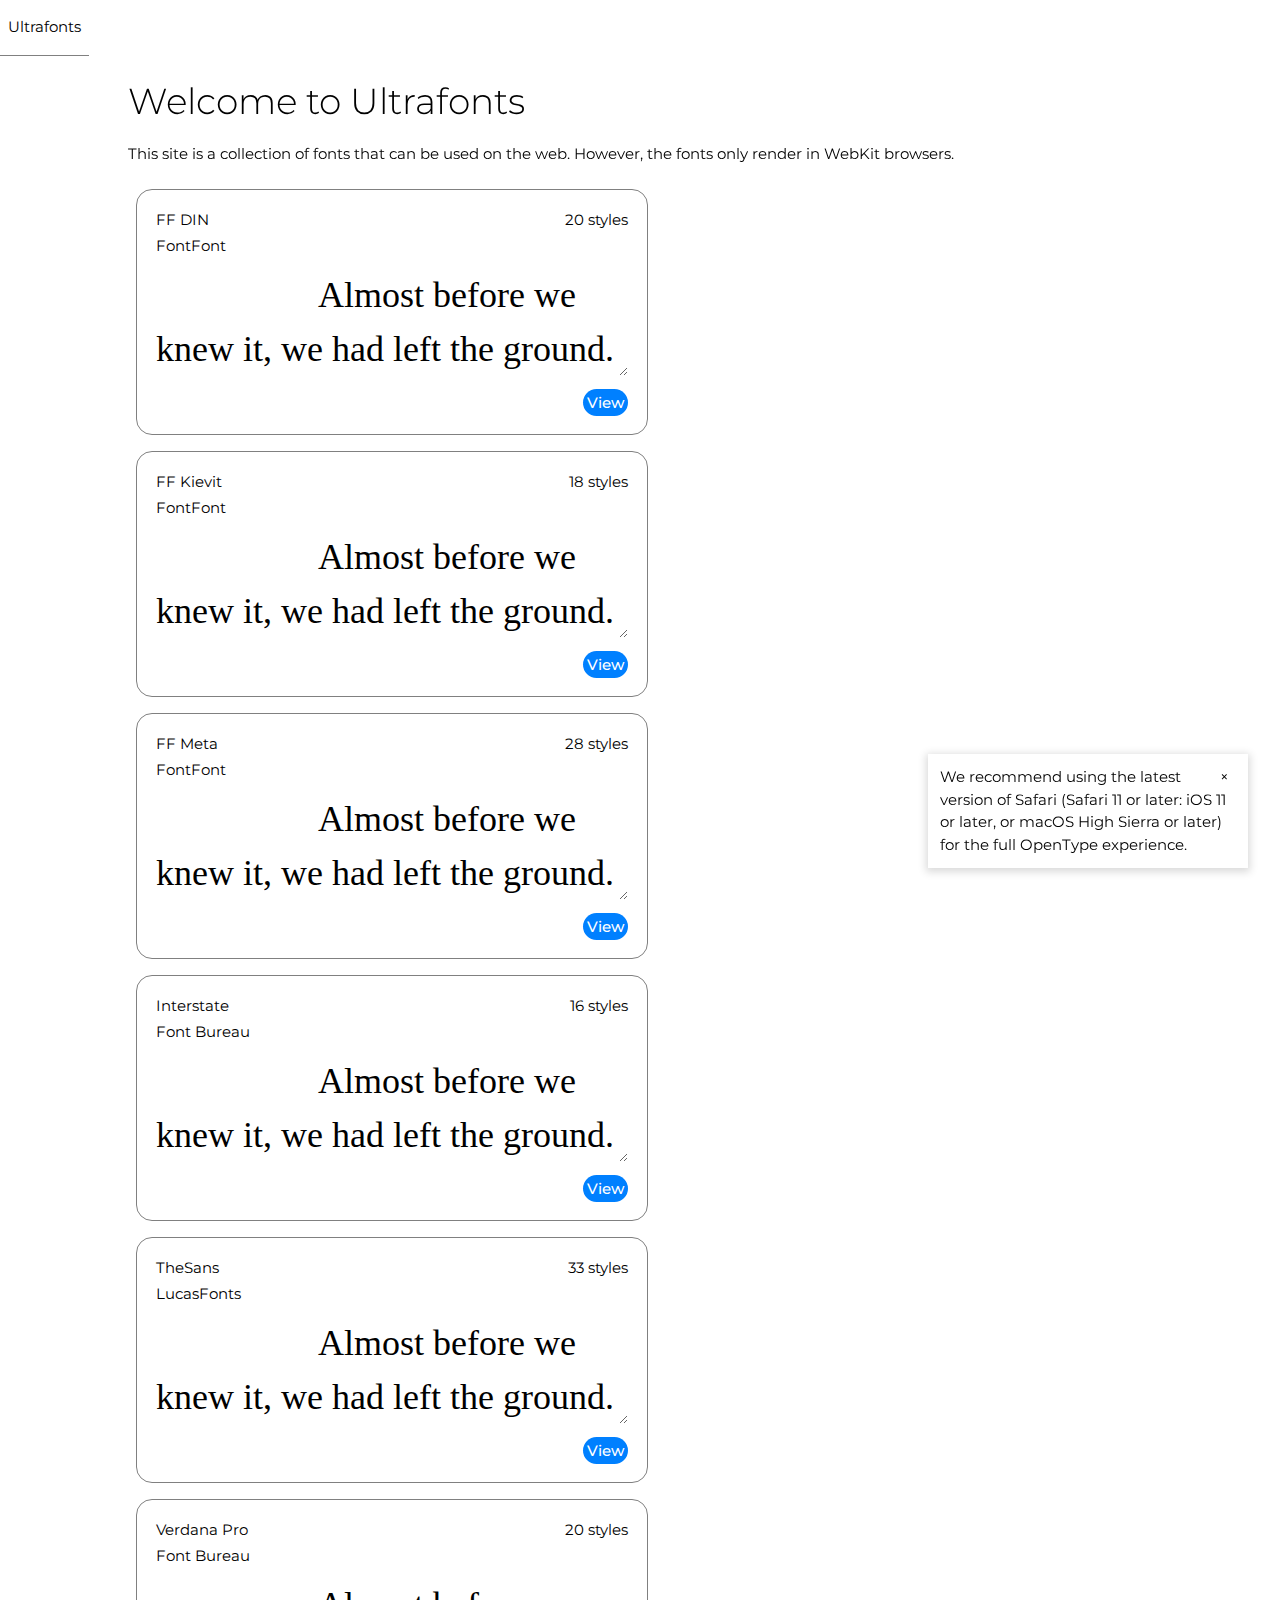
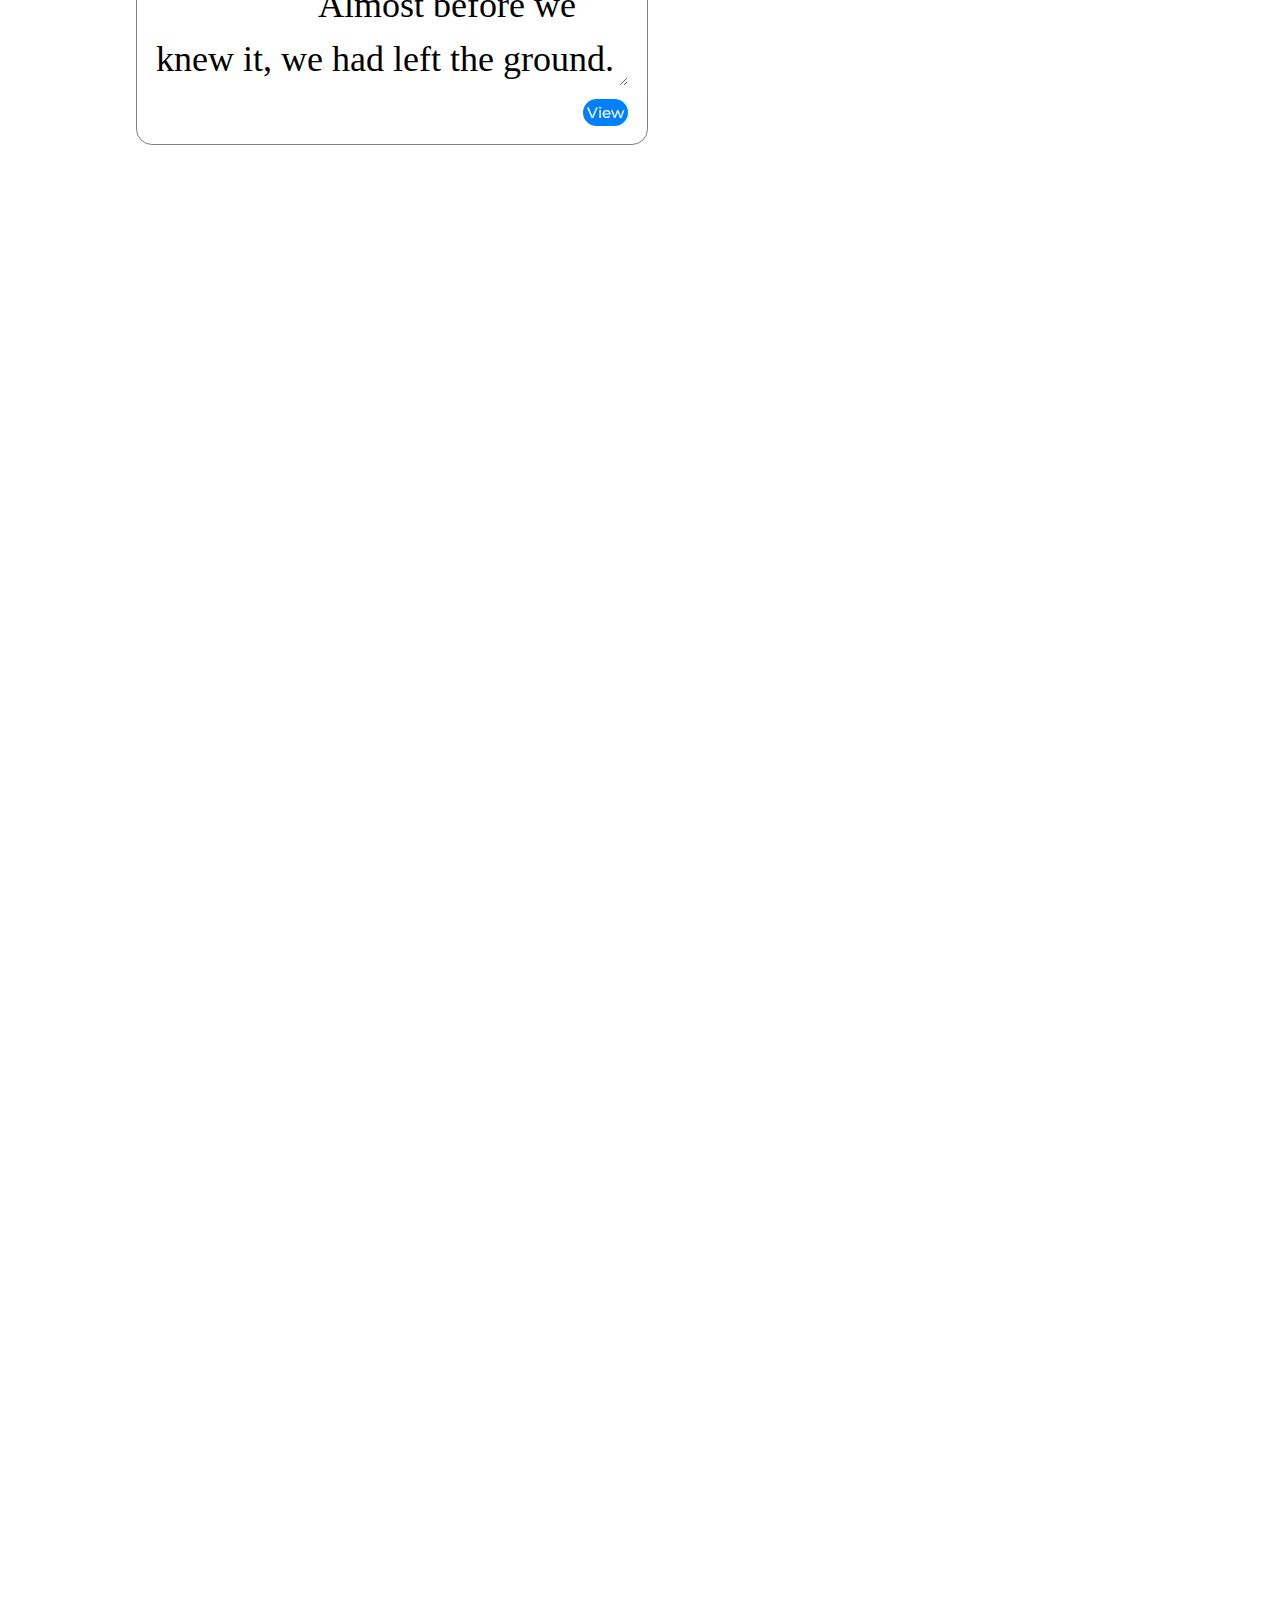
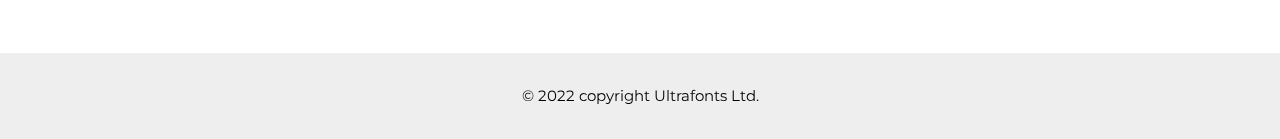
<file: index.html>
<!DOCTYPE html>
<html lang="en" manifest="cache.appcache">
<head>
  <meta charset="utf-8">
  <title>Ultrafonts</title>
  <link rel="preconnect" href="https://fonts.googleapis.com"> 
  <link rel="preconnect" href="https://fonts.gstatic.com" crossorigin> 
  <link href="https://fonts.googleapis.com/css2?family=Montserrat:ital,wght@0,100;0,200;0,300;0,400;0,500;0,600;0,700;0,800;0,900;1,100;1,200;1,300;1,400;1,500;1,600;1,700;1,800;1,900&display=swap" rel="stylesheet">
  <link href="ff-din-web-pro.css" rel="stylesheet" type="text/css">
  <link href="ff-kievit-web-pro.css" rel="stylesheet" type="text/css">
  <link href="ff-meta-web-pro.css" rel="stylesheet" type="text/css">
  <link href="interstate-web-pro.css" rel="stylesheet" type="text/css">
  <link href="thesans-web-pro.css" rel="stylesheet" type="text/css">
  <link href="verdana-pro-web-pro.css" rel="stylesheet" type="text/css">
  <link rel="stylesheet" href="https://www.w3schools.com/w3css/4/w3.css">
  <link href="styles-index.css" rel="stylesheet" type="text/css">
  <meta name="apple-mobile-web-app-capable" content="yes">
  <meta name="apple-mobile-web-app-status-bar-style" content="black">

  <meta name="HandheldFriendly" content="True">
  <meta name="MobileOptimized" content="320">
  <meta name="viewport" content="width=device-width, target-densitydpi=160dpi, initial-scale=1.0, maximum-scale=1, user-scalable=no, minimal-ui">
  <meta name="format-detection" content="telephone=no" />

  <meta property="og:title" content="Ultrafonts"/>
  <meta property="og:site_name" content="Ultrafonts"/>
  <meta property="og:description" content="Welcome to Ultrafonts! This site is a collection of fonts that can be used on the web"/>
</head>
<body>
  <div class="header">Ultrafonts</div>
  <div class="alert">
    <div onclick="this.parentElement.style.display='none'" class="alert-cross">&times;</div>
    We recommend using the latest version of Safari (Safari 11 or later: iOS 11 or later, or macOS High Sierra or later) for the full OpenType experience.
  </div>
  <center>
    <div class="body-text">
      <h1>Welcome to Ultrafonts</h1>
      <p>
        This site is a collection of fonts that can be used on the web. However, the fonts only render in WebKit browsers.
      </p>
      <div class="w3-row">
        <div class="font-card w3-half w3-container">
          <table>
            <tr>
              <td class="font-title">FF DIN</td>
              <td class="font-style-no">20 styles</td>
            </tr>
            <tr>
              <td colspan="2">FontFont</td>
            </tr>
            <tr>
              <td colspan="2">
                <textarea class="font-textarea" style="font-family: ff-din-web-pro;">
                  Almost before we knew it, we had left the ground.
                </textarea>
              </td>
            </tr>
            <tr>
              <td colspan="2" class="font-button">
                <span class="button">
                  <a href="ff-din-web-pro.html" class="button-link">View</a>
                </span>
              </td>
            </tr>
          </table>
        </div>
        <div class="font-card w3-half w3-container">
          <table>
            <tr>
              <td class="font-title">FF Kievit</td>
              <td class="font-style-no">18 styles</td>
            </tr>
            <tr>
              <td colspan="2">FontFont</td>
            </tr>
            <tr>
              <td colspan="2">
                <textarea class="font-textarea" style="font-family: ff-kievit-web-pro;">
                  Almost before we knew it, we had left the ground.
                </textarea>
              </td>
            </tr>
            <tr>
              <td colspan="2" class="font-button">
                <span class="button">
                  <a href="ff-kievit-web-pro.html" class="button-link">View</a>
                </span>
              </td>
            </tr>
          </table>
        </div>
      </div>
      <div class="w3-row">
        <div class="font-card w3-half w3-container">
          <table>
            <tr>
              <td class="font-title">FF Meta</td>
              <td class="font-style-no">28 styles</td>
            </tr>
            <tr>
              <td colspan="2">FontFont</td>
            </tr>
            <tr>
              <td colspan="2">
                <textarea class="font-textarea" style="font-family: ff-meta-web-pro;">
                  Almost before we knew it, we had left the ground.
                </textarea>
              </td>
            </tr>
            <tr>
              <td colspan="2" class="font-button">
                <span class="button">
                  <a href="ff-meta-web-pro.html" class="button-link">View</a>
                </span>
              </td>
            </tr>
          </table>
        </div>
        <div class="font-card w3-half w3-container">
          <table>
            <tr>
              <td class="font-title">Interstate</td>
              <td class="font-style-no">16 styles</td>
            </tr>
            <tr>
              <td colspan="2">Font Bureau</td>
            </tr>
            <tr>
              <td colspan="2">
                <textarea class="font-textarea" style="font-family: interstate-web-pro;">
                  Almost before we knew it, we had left the ground.
                </textarea>
              </td>
            </tr>
            <tr>
              <td colspan="2" class="font-button">
                <span class="button">
                  <a href="interstate-web-pro.html" class="button-link">View</a>
                </span>
              </td>
            </tr>
          </table>
        </div>
      </div>
      <div class="w3-row">
        <div class="font-card w3-half w3-container">
          <table>
            <tr>
              <td class="font-title">TheSans</td>
              <td class="font-style-no">33 styles</td>
            </tr>
            <tr>
              <td colspan="2">LucasFonts</td>
            </tr>
            <tr>
              <td colspan="2">
                <textarea class="font-textarea" style="font-family: thesans-web-pro;">
                  Almost before we knew it, we had left the ground.
                </textarea>
              </td>
            </tr>
            <tr>
              <td colspan="2" class="font-button">
                <span class="button">
                  <a href="thesans-web-pro.html" class="button-link">View</a>
                </span>
              </td>
            </tr>
          </table>
        </div>
        <div class="font-card w3-half w3-container">
          <table>
            <tr>
              <td class="font-title">Verdana Pro</td>
              <td class="font-style-no">20 styles</td>
            </tr>
            <tr>
              <td colspan="2">Font Bureau</td>
            </tr>
            <tr>
              <td colspan="2">
                <textarea class="font-textarea" style="font-family: verdana-pro-web-pro;">
                  Almost before we knew it, we had left the ground.
                </textarea>
              </td>
            </tr>
            <tr>
              <td colspan="2" class="font-button">
                <span class="button">
                  <a href="verdana-pro-web-pro.html" class="button-link">View</a>
                </span>
              </td>
            </tr>
          </table>
        </div>
      </div>
    </div>
  </center>
  <div class="footer" style="margin: 1500px 0 0 0;">
    <center>
      <div class="footer-text">
        &copy; 2022 copyright Ultrafonts Ltd.
      </div>
    </center>
  </div>
</body>
</file>
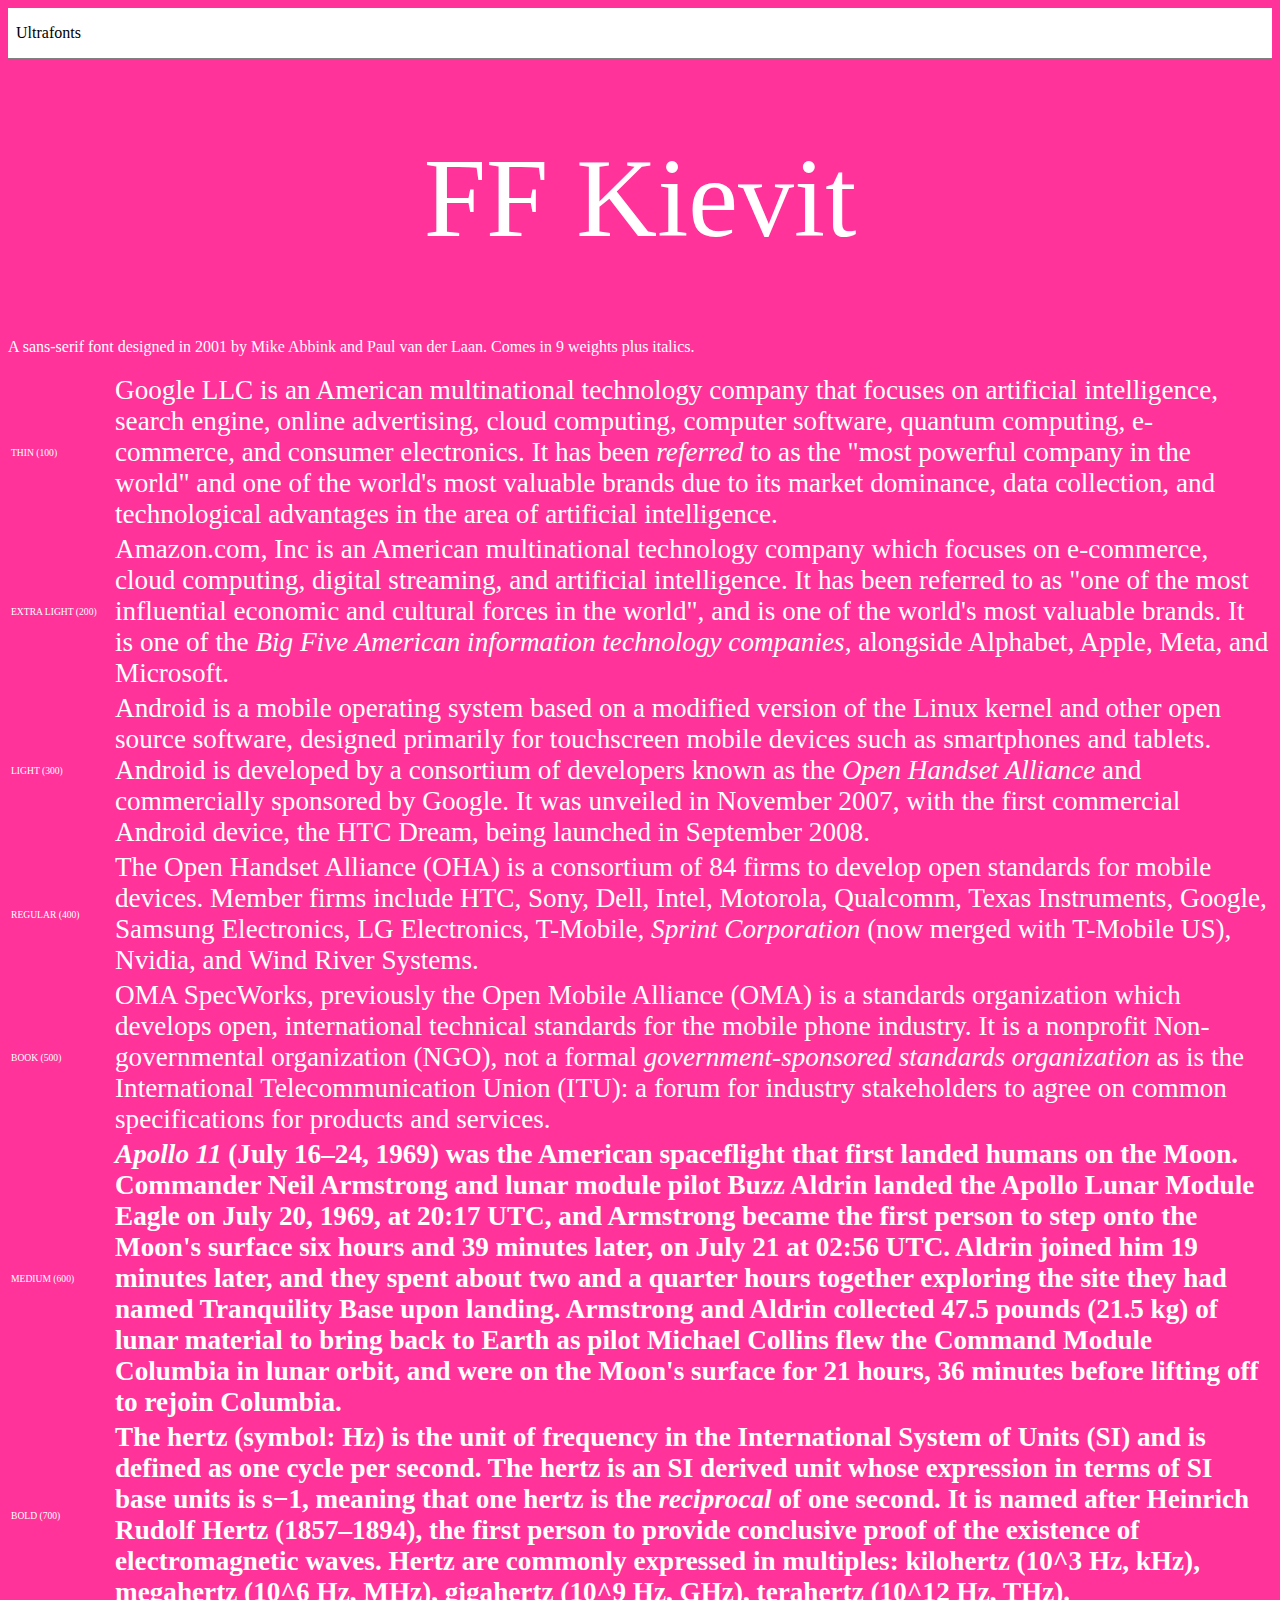
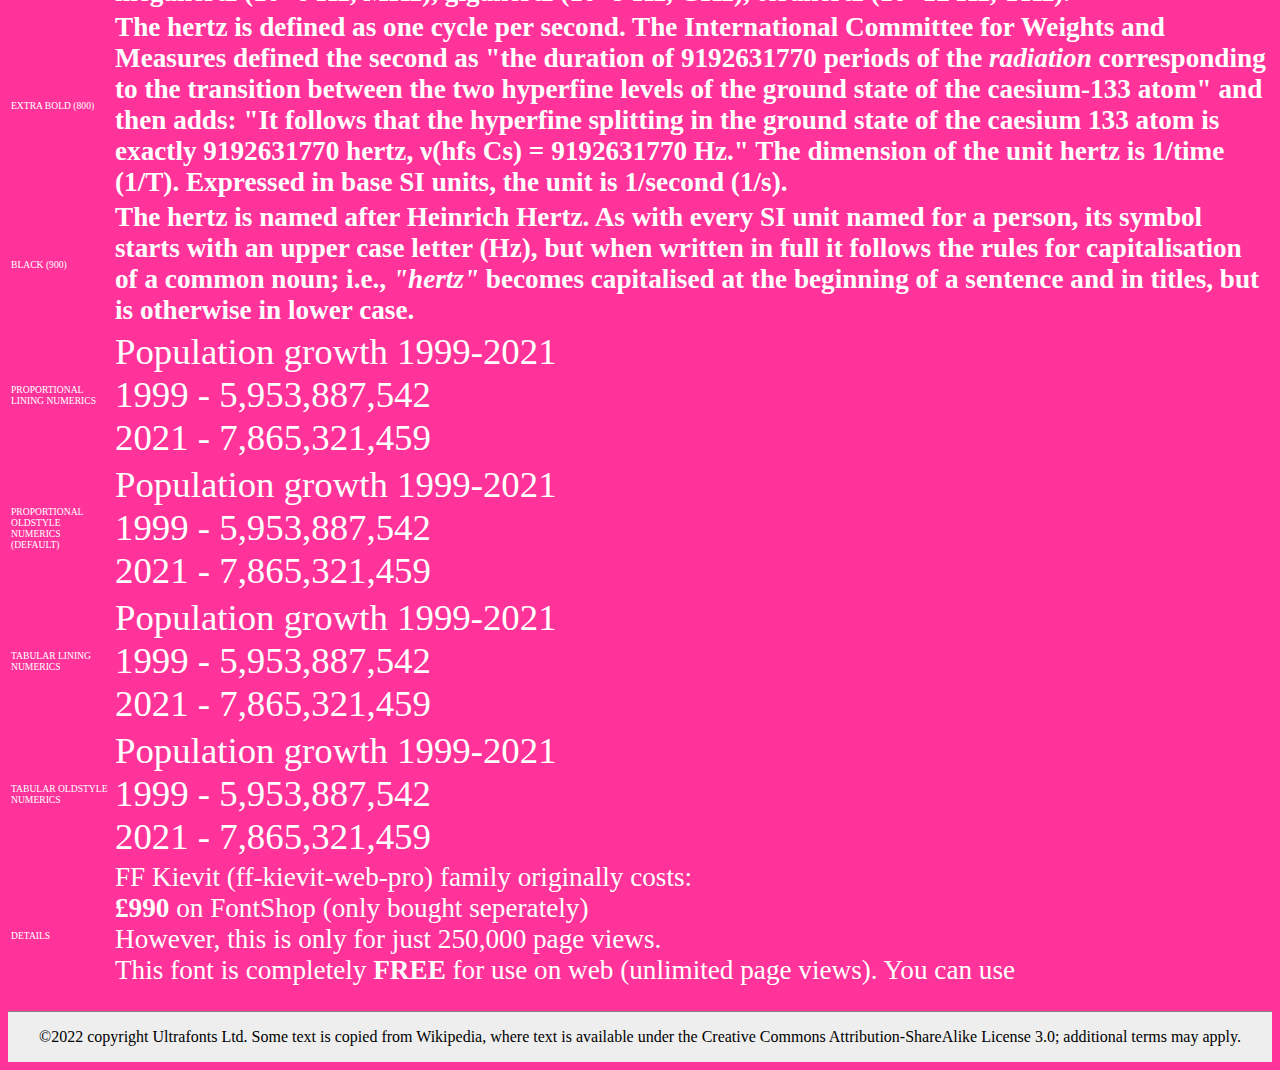
<file: ff-kievit-web-pro.html>
<!DOCTYPE html>
<html lang="en" manifest="cache.appcache">
<head>
  <meta charset="utf-8">
  <title>FF Kievit</title>
  <link href="ff-kievit-web-pro.css" rel="stylesheet" type="text/css">
  <link href="ff-kievit-web-pro-styles.css" rel="stylesheet" type="text/css">
  <meta name="apple-mobile-web-app-capable" content="yes">
  <meta name="apple-mobile-web-app-status-bar-style" content="black">

  <meta name="HandheldFriendly" content="True">
  <meta name="MobileOptimized" content="320">
  <meta name="viewport" content="width=device-width, target-densitydpi=160dpi, initial-scale=1.0, maximum-scale=1, user-scalable=no, minimal-ui">
  <meta name="format-detection" content="telephone=no" />

  <meta property="og:title" content="FF Kievit"/>
  <meta property="og:site_name" content="FF Kievit"/>
  <meta property="og:description" content="Overview of FF Kievit"/>
</head>
<body>
  <div class="header">Ultrafonts</div>
  <h1>FF Kievit</h1>
  <p class=summary>A sans-serif font designed in 2001 by Mike Abbink and Paul van der Laan. Comes in 9 weights plus italics.</p>
  <table width=100%>
    <tr>
      <td class=details width=100px>Thin (100)</td>
      <td class="normal thin">Google LLC is an American multinational technology company that focuses on artificial intelligence, search engine, online advertising, cloud computing, computer software, quantum computing, e-commerce, and consumer electronics. It has been <i>referred</i> to as the "most powerful company in the world" and one of the world's most valuable brands due to its market dominance, data collection, and technological advantages in the area of artificial intelligence.</td> 
    </tr>
    <tr>
      <td class=details>Extra light (200)</td>
      <td class="normal extra-light">Amazon.com, Inc is an American multinational technology company which focuses on e-commerce, cloud computing, digital streaming, and artificial intelligence. It has been referred to as "one of the most influential economic and cultural forces in the world", and is one of the world's most valuable brands. It is one of the <i>Big Five American information technology companies</i>, alongside Alphabet, Apple, Meta, and Microsoft.</td> 
    </tr>
    <tr>
      <td class=details>Light (300)</td>
      <td class="normal light">Android is a mobile operating system based on a modified version of the Linux kernel and other open source software, designed primarily for touchscreen mobile devices such as smartphones and tablets. Android is developed by a consortium of developers known as the <i>Open Handset Alliance</i> and commercially sponsored by Google. It was unveiled in November 2007, with the first commercial Android device, the HTC Dream, being launched in September 2008.</td> 
    </tr>
    <tr>
      <td class=details>Regular (400)</td>
      <td class="normal regular">The Open Handset Alliance (OHA) is a consortium of 84 firms to develop open standards for mobile devices. Member firms include HTC, Sony, Dell, Intel, Motorola, Qualcomm, Texas Instruments, Google, Samsung Electronics, LG Electronics, T-Mobile, <i>Sprint Corporation</i> (now merged with T-Mobile US), Nvidia, and Wind River Systems.</td> 
    </tr>
    <tr>
      <td class=details>Book (500)</td>
      <td class="normal book">OMA SpecWorks, previously the Open Mobile Alliance (OMA) is a standards organization which develops open, international technical standards for the mobile phone industry. It is a nonprofit Non-governmental organization (NGO), not a formal <i>government-sponsored standards organization</i> as is the International Telecommunication Union (ITU): a forum for industry stakeholders to agree on common specifications for products and services.</td> 
    </tr>
    <tr>
      <td class=details>Medium (600)</td>
      <td class="normal medium"><i>Apollo 11</i> (July 16–24, 1969) was the American spaceflight that first landed humans on the Moon. Commander Neil Armstrong and lunar module pilot Buzz Aldrin landed the Apollo Lunar Module Eagle on July 20, 1969, at 20:17 UTC, and Armstrong became the first person to step onto the Moon's surface six hours and 39 minutes later, on July 21 at 02:56 UTC. Aldrin joined him 19 minutes later, and they spent about two and a quarter hours together exploring the site they had named Tranquility Base upon landing. Armstrong and Aldrin collected 47.5 pounds (21.5 kg) of lunar material to bring back to Earth as pilot Michael Collins flew the Command Module Columbia in lunar orbit, and were on the Moon's surface for 21 hours, 36 minutes before lifting off to rejoin Columbia.</td> 
    </tr>
    <tr>
      <td class=details>Bold (700)</td>
      <td class="normal bold">The hertz (symbol: Hz) is the unit of frequency in the International System of Units (SI) and is defined as one cycle per second. The hertz is an SI derived unit whose expression in terms of SI base units is s−1, meaning that one hertz is the <i>reciprocal</i> of one second. It is named after Heinrich Rudolf Hertz (1857–1894), the first person to provide conclusive proof of the existence of electromagnetic waves. Hertz are commonly expressed in multiples: kilohertz (10^3 Hz, kHz), megahertz (10^6 Hz, MHz), gigahertz (10^9 Hz, GHz), terahertz (10^12 Hz, THz).</td> 
    </tr>
    <tr>
      <td class=details>Extra Bold (800)</td>
      <td class="normal extra-bold">The hertz is defined as one cycle per second. The International Committee for Weights and Measures defined the second as "the duration of 9192631770 periods of the <i>radiation</i> corresponding to the transition between the two hyperfine levels of the ground state of the caesium-133 atom" and then adds: "It follows that the hyperfine splitting in the ground state of the caesium 133 atom is exactly 9192631770 hertz, ν(hfs Cs) = 9192631770 Hz." The dimension of the unit hertz is 1/time (1/T). Expressed in base SI units, the unit is 1/second (1/s).</td> 
    </tr>
    <tr>
      <td class=details>Black (900)</td>
      <td class="normal black">The hertz is named after Heinrich Hertz. As with every SI unit named for a person, its symbol starts with an upper case letter (Hz), but when written in full it follows the rules for capitalisation of a common noun; i.e., <i>"hertz"</i> becomes capitalised at the beginning of a sentence and in titles, but is otherwise in lower case.</td> 
    </tr>
    <tr>
      <td class=details>Proportional lining numerics</td>
      <td class="large proportional-lining">Population growth 1999-2021<br />1999 - 5,953,887,542<br />2021 - 7,865,321,459
      </td> 
    </tr>
    <tr>
      <td class=details>Proportional oldstyle numerics (default)</td>
      <td class="large proportional-oldstyle">Population growth 1999-2021<br />1999 - 5,953,887,542<br />2021 - 7,865,321,459
      </td> 
    </tr>
    <tr>
      <td class=details>Tabular lining numerics</td>
      <td class="large tabular-lining">Population growth 1999-2021<br />1999 - 5,953,887,542<br />2021 - 7,865,321,459
      </td> 
    </tr>
    <tr>
      <td class=details>Tabular oldstyle numerics</td>
      <td class="large tabular-oldstyle">Population growth 1999-2021<br />1999 - 5,953,887,542<br />2021 - 7,865,321,459
      </td> 
    </tr>
    <tr>
      <td class=details>Details</td>
      <td class="normal">FF Kievit (ff-kievit-web-pro) family originally costs:<br /><strong class="tabular-oldstyle">£990</strong> on FontShop (only bought seperately)<br />However, this is only for just 250,000 page views.<br />This font is completely <strong>FREE</strong> for use on web (unlimited page views). You can use <pre><link href="//bonzey2416.github.io/fonts/ff-kievit-web-pro.css" rel="stylesheet" type="text/css"></pre>
      </td> 
    </tr>
  </table>
 <div class=footer>&copy;2022 copyright Ultrafonts Ltd. Some text is copied from Wikipedia, where text is available under the Creative Commons Attribution-ShareAlike License 3.0; additional terms may apply.</div>
  </body>
</file>
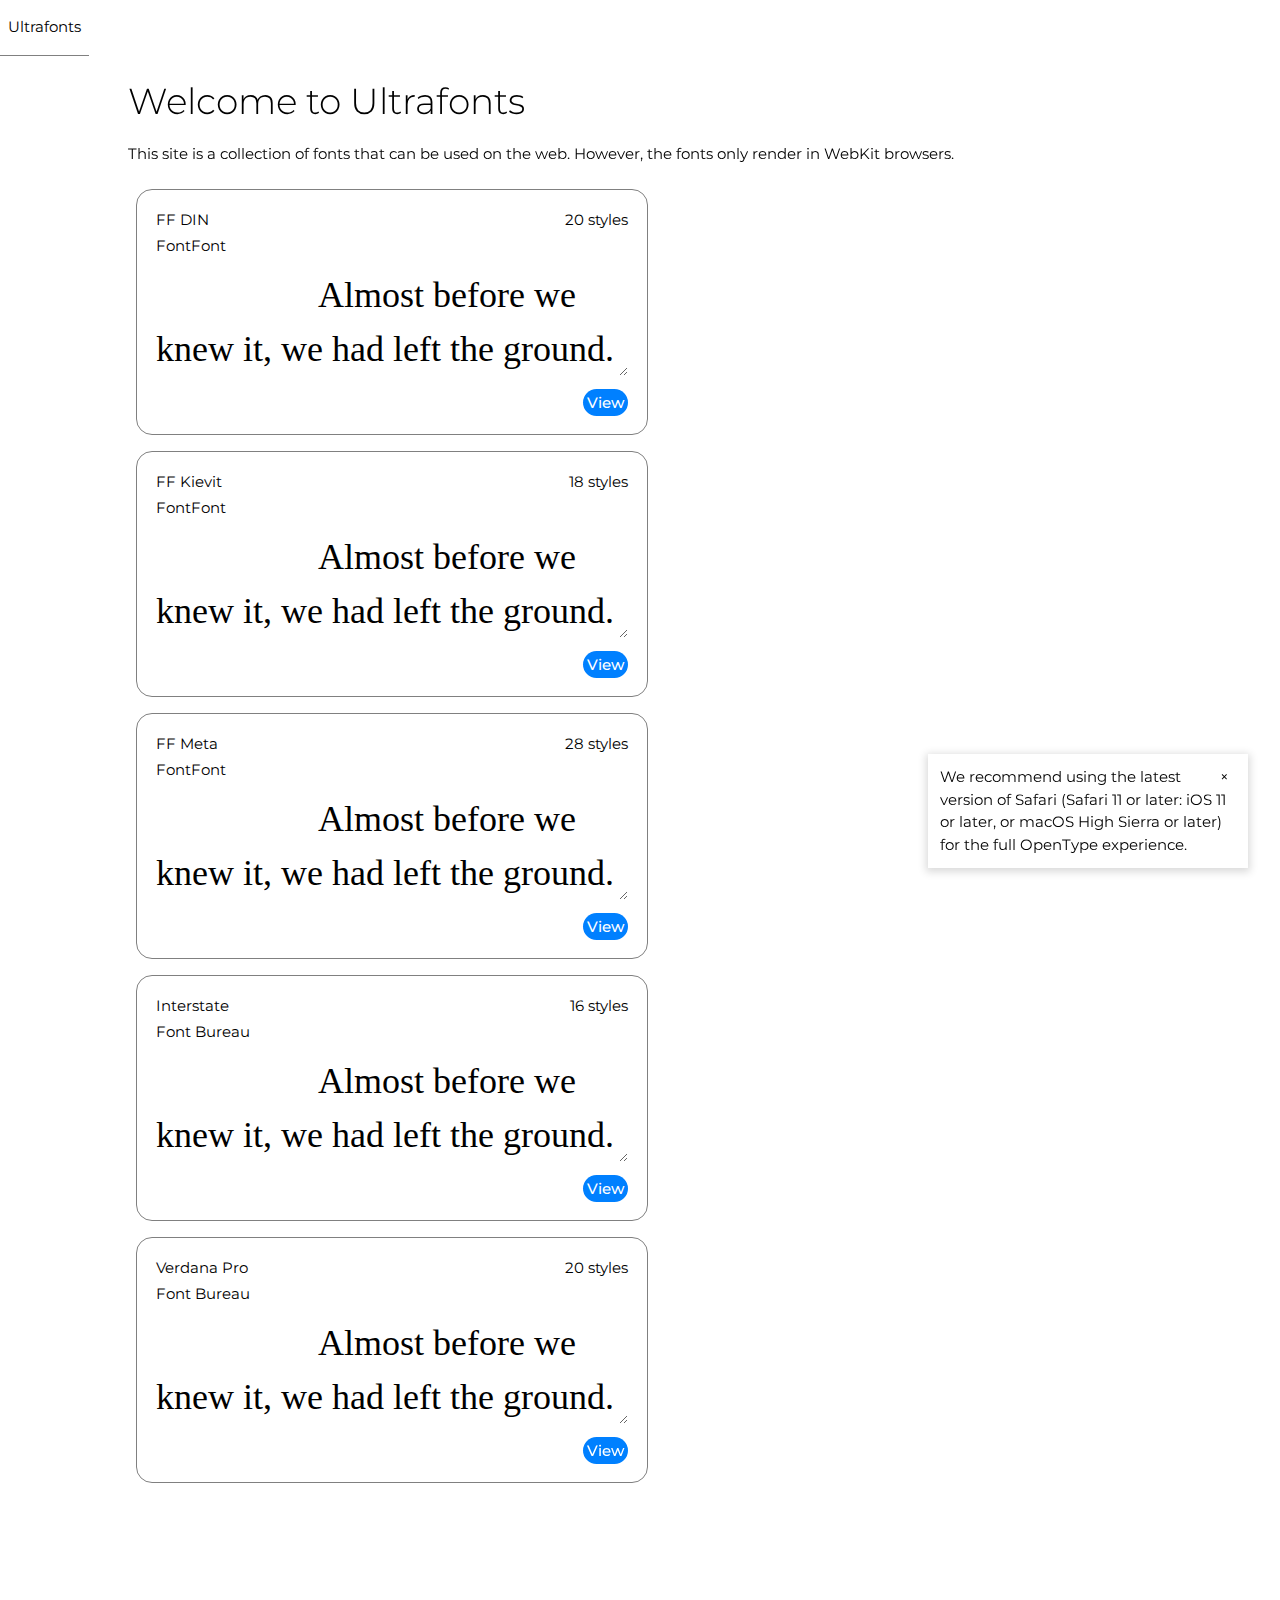
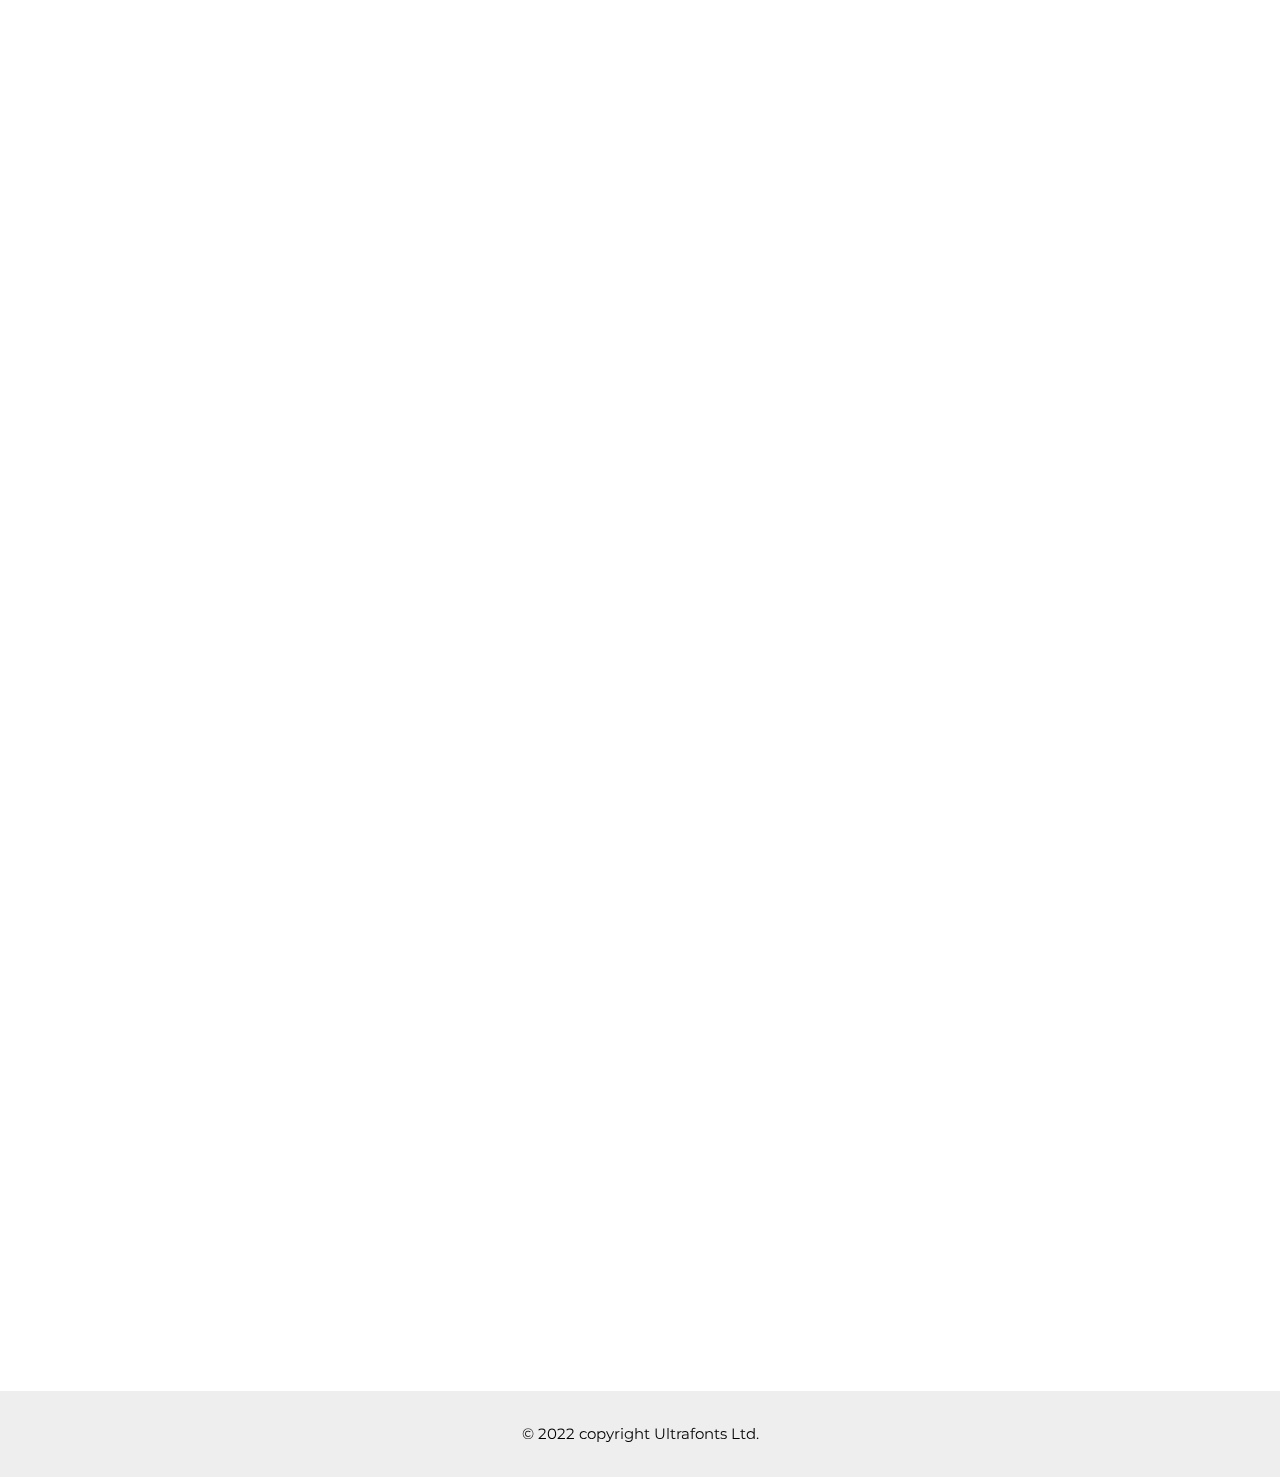
<file: index-home.html>
<!DOCTYPE html>
<html lang="en" manifest="cache.appcache">
<head>
  <meta charset="utf-8">
  <title>Ultrafonts</title>
  <link rel="preconnect" href="https://fonts.googleapis.com"> 
  <link rel="preconnect" href="https://fonts.gstatic.com" crossorigin> 
  <link href="https://fonts.googleapis.com/css2?family=Montserrat:ital,wght@0,100;0,200;0,300;0,400;0,500;0,600;0,700;0,800;0,900;1,100;1,200;1,300;1,400;1,500;1,600;1,700;1,800;1,900&display=swap" rel="stylesheet">
  <link href="ff-din-web-pro.css" rel="stylesheet" type="text/css">
  <link href="ff-kievit-web-pro.css" rel="stylesheet" type="text/css">
  <link href="ff-meta-web-pro.css" rel="stylesheet" type="text/css">
  <link href="interstate-web-pro.css" rel="stylesheet" type="text/css">
  <link href="verdana-pro-web-pro.css" rel="stylesheet" type="text/css">
  <link rel="stylesheet" href="https://www.w3schools.com/w3css/4/w3.css">
  <link href="styles-index.css" rel="stylesheet" type="text/css">
  <meta name="apple-mobile-web-app-capable" content="yes">
  <meta name="apple-mobile-web-app-status-bar-style" content="black">

  <meta name="HandheldFriendly" content="True">
  <meta name="MobileOptimized" content="320">
  <meta name="viewport" content="width=device-width, target-densitydpi=160dpi, initial-scale=1.0, maximum-scale=1, user-scalable=no, minimal-ui">
  <meta name="format-detection" content="telephone=no" />

  <meta property="og:title" content="Ultrafonts"/>
  <meta property="og:site_name" content="Ultrafonts"/>
  <meta property="og:description" content="Welcome to Ultrafonts! This site is a collection of fonts that can be used on the web"/>
</head>
<body>
  <div class="header">Ultrafonts</div>
  <div class="alert">
    <div onclick="this.parentElement.style.display='none'" class="alert-cross">&times;</div>
    We recommend using the latest version of Safari (Safari 11 or later: iOS 11 or later, or macOS High Sierra or later) for the full OpenType experience.
  </div>
  <center>
    <div class="body-text">
      <h1>Welcome to Ultrafonts</h1>
      <p>
        This site is a collection of fonts that can be used on the web. However, the fonts only render in WebKit browsers.
      </p>
      <div class="w3-row">
        <div class="font-card w3-half w3-container">
          <table>
            <tr>
              <td class="font-title">FF DIN</td>
              <td class="font-style-no">20 styles</td>
            </tr>
            <tr>
              <td colspan="2">FontFont</td>
            </tr>
            <tr>
              <td colspan="2">
                <textarea class="font-textarea" style="font-family: ff-din-web-pro;">
                  Almost before we knew it, we had left the ground.
                </textarea>
              </td>
            </tr>
            <tr>
              <td colspan="2" class="font-button">
                <span class="button">
                  <a href="ff-din-web-pro.html" class="button-link">View</a>
                </span>
              </td>
            </tr>
          </table>
        </div>
        <div class="font-card w3-half w3-container">
          <table>
            <tr>
              <td class="font-title">FF Kievit</td>
              <td class="font-style-no">18 styles</td>
            </tr>
            <tr>
              <td colspan="2">FontFont</td>
            </tr>
            <tr>
              <td colspan="2">
                <textarea class="font-textarea" style="font-family: ff-kievit-web-pro;">
                  Almost before we knew it, we had left the ground.
                </textarea>
              </td>
            </tr>
            <tr>
              <td colspan="2" class="font-button">
                <span class="button">
                  <a href="ff-kievit-web-pro.html" class="button-link">View</a>
                </span>
              </td>
            </tr>
          </table>
        </div>
      </div>
      <div class="w3-row">
        <div class="font-card w3-half w3-container">
          <table>
            <tr>
              <td class="font-title">FF Meta</td>
              <td class="font-style-no">28 styles</td>
            </tr>
            <tr>
              <td colspan="2">FontFont</td>
            </tr>
            <tr>
              <td colspan="2">
                <textarea class="font-textarea" style="font-family: ff-meta-web-pro;">
                  Almost before we knew it, we had left the ground.
                </textarea>
              </td>
            </tr>
            <tr>
              <td colspan="2" class="font-button">
                <span class="button">
                  <a href="ff-meta-web-pro.html" class="button-link">View</a>
                </span>
              </td>
            </tr>
          </table>
        </div>
        <div class="font-card w3-half w3-container">
          <table>
            <tr>
              <td class="font-title">Interstate</td>
              <td class="font-style-no">16 styles</td>
            </tr>
            <tr>
              <td colspan="2">Font Bureau</td>
            </tr>
            <tr>
              <td colspan="2">
                <textarea class="font-textarea" style="font-family: interstate-web-pro;">
                  Almost before we knew it, we had left the ground.
                </textarea>
              </td>
            </tr>
            <tr>
              <td colspan="2" class="font-button">
                <span class="button">
                  <a href="interstate-web-pro.html" class="button-link">View</a>
                </span>
              </td>
            </tr>
          </table>
        </div>
      </div>
      <div class="w3-row">
        <div class="font-card w3-half w3-container">
          <table>
            <tr>
              <td class="font-title">Verdana Pro</td>
              <td class="font-style-no">20 styles</td>
            </tr>
            <tr>
              <td colspan="2">Font Bureau</td>
            </tr>
            <tr>
              <td colspan="2">
                <textarea class="font-textarea" style="font-family: verdana-pro-web-pro;">
                  Almost before we knew it, we had left the ground.
                </textarea>
              </td>
            </tr>
            <tr>
              <td colspan="2" class="font-button">
                <span class="button">
                  <a href="verdana-pro-web-pro.html" class="button-link">View</a>
                </span>
              </td>
            </tr>
          </table>
        </div>
      </div>
    </div>
  </center>
  <div class="footer" style="margin: 1500px 0 0 0;">
    <center>
      <div class="footer-text">
        &copy; 2022 copyright Ultrafonts Ltd.
      </div>
    </center>
  </div>
</body>
</file>
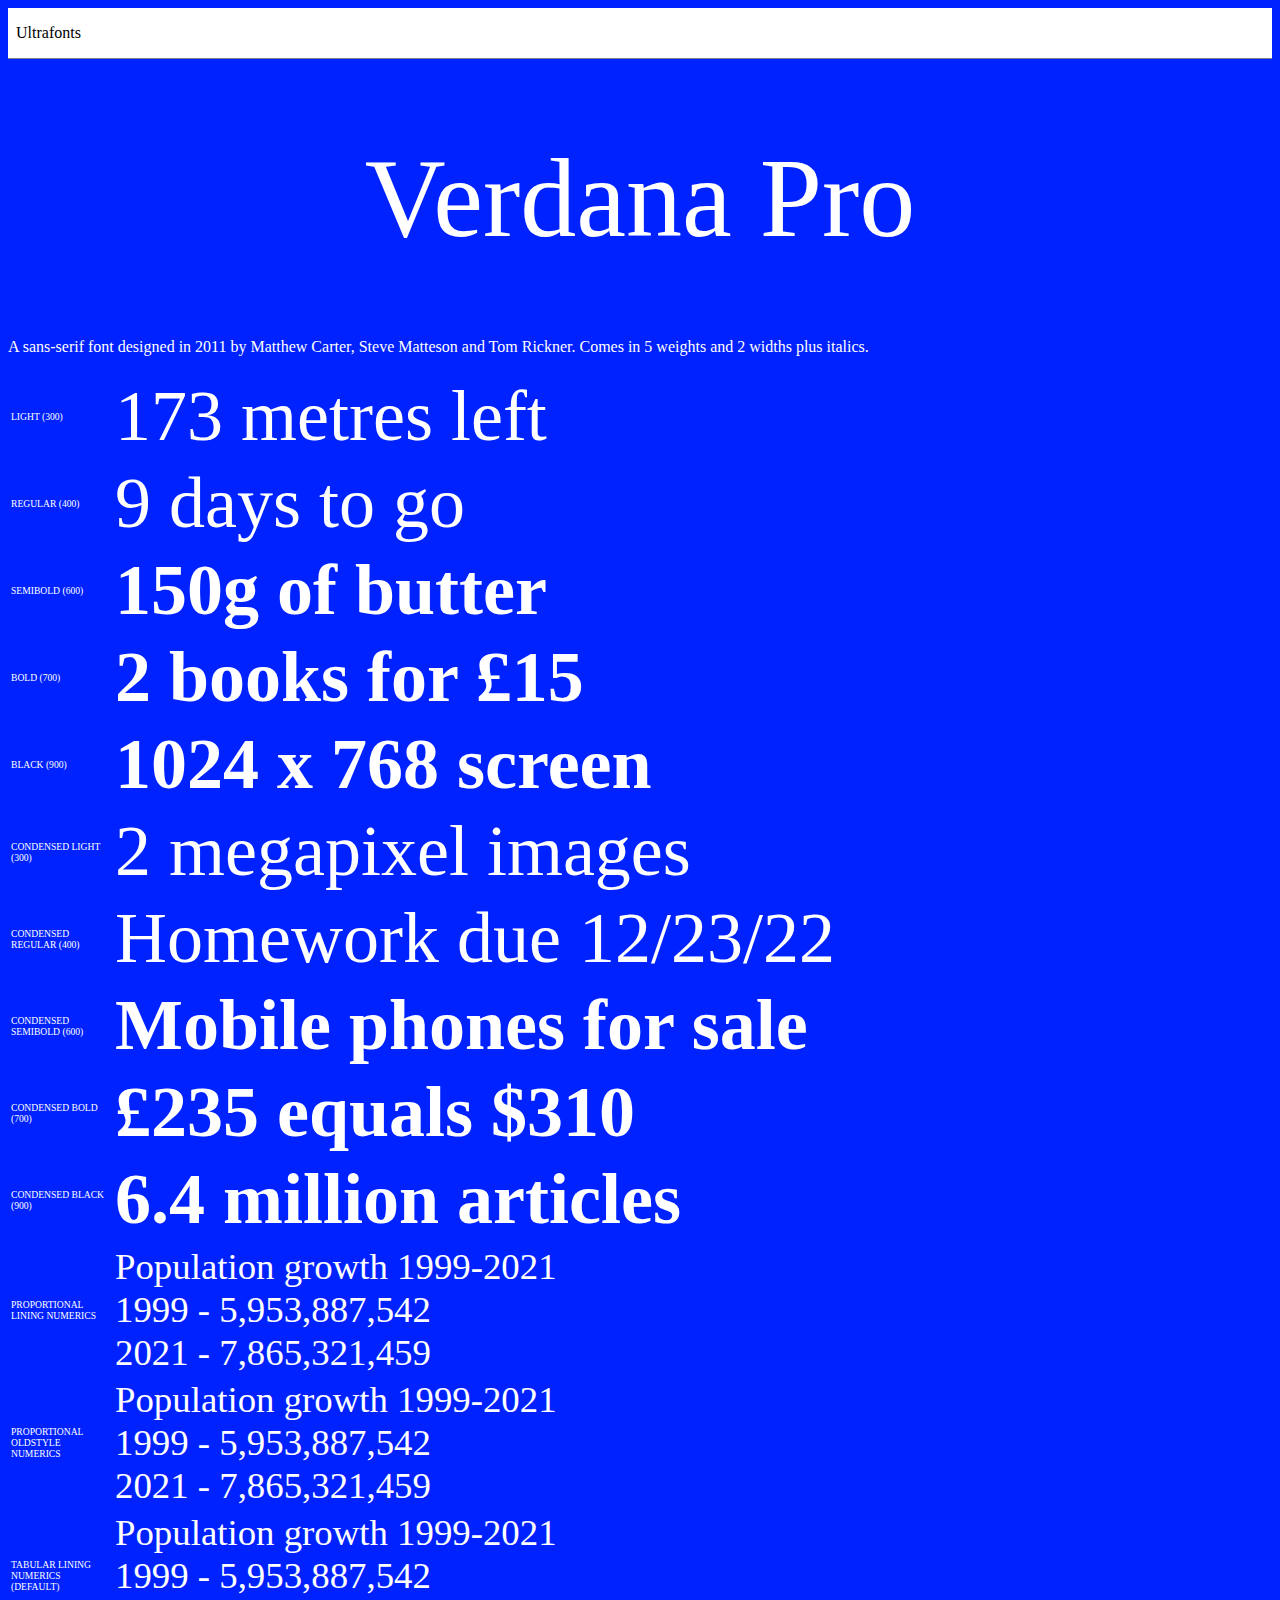
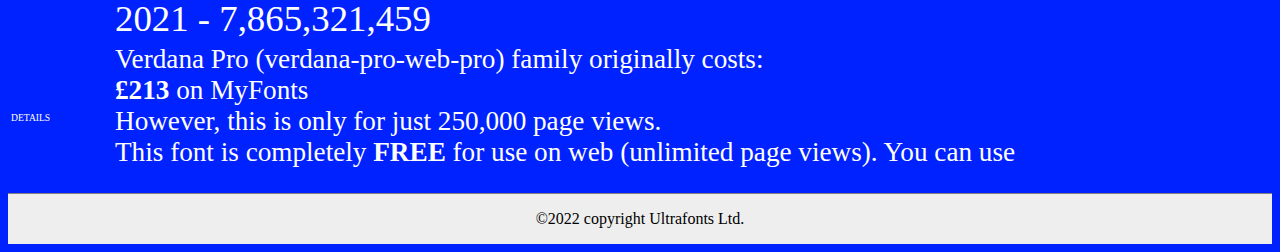
<file: verdana-pro-web-pro.html>
<!DOCTYPE html>
<html lang="en" manifest="cache.appcache">
<head>
  <meta charset="utf-8">
  <title>Verdana Pro</title>
  <link href="verdana-pro-web-pro.css" rel="stylesheet" type="text/css">
  <link href="verdana-pro-web-pro-styles.css" rel="stylesheet" type="text/css">
  <meta name="apple-mobile-web-app-capable" content="yes">
  <meta name="apple-mobile-web-app-status-bar-style" content="black">

  <meta name="HandheldFriendly" content="True">
  <meta name="MobileOptimized" content="320">
  <meta name="viewport" content="width=device-width, target-densitydpi=160dpi, initial-scale=1.0, maximum-scale=1, user-scalable=no, minimal-ui">
  <meta name="format-detection" content="telephone=no" />

  <meta property="og:title" content="Verdana Pro"/>
  <meta property="og:site_name" content="Verdana Pro"/>
  <meta property="og:description" content="Overview of Verdana Pro"/>
</head>
<body>
  <div class="header">Ultrafonts</div>
  <h1>Verdana Pro</h1>
  <p class=summary>A sans-serif font designed in 2011 by Matthew Carter, Steve Matteson and Tom Rickner. Comes in 5 weights and 2 widths plus italics.</p>
  <table width=100%>
    <tr>
      <td class=details width=100px>Light (300)</td>
      <td class="xx-large light">173 metres left</td> 
    </tr>
    <tr>
      <td class=details>Regular (400)</td>
      <td class="xx-large regular">9 days to go</td> 
    </tr>
    <tr>
      <td class=details>Semibold (600)</td>
      <td class="xx-large semibold">150g of butter</td> 
    </tr>
    <tr>
      <td class=details>Bold (700)</td>
      <td class="xx-large bold">2 books for £15</td> 
    </tr>
    <tr>
      <td class=details>Black (900)</td>
      <td class="xx-large black">1024 x 768 screen</td> 
    </tr>
    <tr>
      <td class=details>Condensed light (300)</td>
      <td class="xx-large condensed light">2 megapixel images</td> 
    </tr>
    <tr>
      <td class=details>Condensed regular (400)</td>
      <td class="xx-large condensed regular">Homework due 12/23/22</td> 
    </tr>
    <tr>
      <td class=details>Condensed semibold (600)</td>
      <td class="xx-large condensed semibold">Mobile phones for sale</td> 
    </tr>
    <tr>
      <td class=details>Condensed bold (700)</td>
      <td class="xx-large condensed bold">£235 equals $310</td> 
    </tr>
    <tr>
      <td class=details>Condensed black (900)</td>
      <td class="xx-large condensed black">6.4 million articles</td> 
    </tr>
    <tr>
      <td class=details>Proportional lining numerics</td>
      <td class="large proportional-lining">Population growth 1999-2021<br />1999 - 5,953,887,542<br />2021 - 7,865,321,459
      </td> 
    </tr>
    <tr>
      <td class=details>Proportional oldstyle numerics</td>
      <td class="large proportional-oldstyle">Population growth 1999-2021<br />1999 - 5,953,887,542<br />2021 - 7,865,321,459
      </td> 
    </tr>
    <tr>
      <td class=details>Tabular lining numerics (default)</td>
      <td class="large tabular-lining">Population growth 1999-2021<br />1999 - 5,953,887,542<br />2021 - 7,865,321,459
      </td> 
    </tr>
    <tr>
      <td class=details>Details</td>
      <td class="normal">Verdana Pro (verdana-pro-web-pro) family originally costs:<br /><strong class="tabular-lining">£213</strong> on MyFonts<br />However, this is only for just 250,000 page views.<br />This font is completely <strong>FREE</strong> for use on web (unlimited page views). You can use <pre><link href="//bonzey2416.github.io/fonts/verdana-pro-web-pro.css" rel="stylesheet" type="text/css"></pre>
      </td> 
    </tr>
  </table>
 <div class=footer>&copy;2022 copyright Ultrafonts Ltd.</div>
  </body>
</file>
<file: ff-din-web-pro.css>
@font-face { font-family: 'ff-din-web-pro'; src: url('//en.bestfonts.pro/fonts_files/5c70f0d030732d049e025431/files/DINPro-Light.eot'); src: url('//en.bestfonts.pro/fonts_files/5c70f0d030732d049e025431/files/DINPro-Light.eot?#iefix') format('embedded-opentype'), url('//en.bestfonts.pro/fonts_files/5c70f0d030732d049e025431/files/DINPro-Light.woff2') format('woff2'), url('//en.bestfonts.pro/fonts_files/5c70f0d030732d049e025431/files/DINPro-Light.woff') format('woff'), url('//en.bestfonts.pro/fonts_files/5c70f0d030732d049e025431/files/DINPro-Light.ttf') format('truetype'); font-weight: 300; font-style: normal; font-stretch: normal; font-display: swap; }
@font-face { font-family: 'ff-din-web-pro'; src: url('//en.bestfonts.pro/fonts_files/5c70f0d030732d049e025431/files/DINPro-LightItalic.eot'); src: url('//en.bestfonts.pro/fonts_files/5c70f0d030732d049e025431/files/DINPro-LightItalic.eot?#iefix') format('embedded-opentype'), url('//en.bestfonts.pro/fonts_files/5c70f0d030732d049e025431/files/DINPro-LightItalic.woff2') format('woff2'), url('//en.bestfonts.pro/fonts_files/5c70f0d030732d049e025431/files/DINPro-LightItalic.woff') format('woff'), url('//en.bestfonts.pro/fonts_files/5c70f0d030732d049e025431/files/DINPro-LightItalic.ttf') format('truetype'); font-weight: 300; font-style: italic; font-stretch: normal; font-display: swap; }
@font-face { font-family: 'ff-din-web-pro'; src: url('//en.bestfonts.pro/fonts_files/5c70f0d030732d049e025431/files/DINPro.eot'); src: url('//en.bestfonts.pro/fonts_files/5c70f0d030732d049e025431/files/DINPro.eot?#iefix') format('embedded-opentype'), url('//en.bestfonts.pro/fonts_files/5c70f0d030732d049e025431/files/DINPro.woff2') format('woff2'), url('//en.bestfonts.pro/fonts_files/5c70f0d030732d049e025431/files/DINPro.woff') format('woff'), url('//en.bestfonts.pro/fonts_files/5c70f0d030732d049e025431/files/DINPro.ttf') format('truetype'); font-weight: 400; font-style: normal; font-stretch: normal; font-display: swap; }
@font-face { font-family: 'ff-din-web-pro'; src: url('//en.bestfonts.pro/fonts_files/5c70f0d030732d049e025431/files/DINPro-Italic.eot'); src: url('//en.bestfonts.pro/fonts_files/5c70f0d030732d049e025431/files/DINPro-Italic.eot?#iefix') format('embedded-opentype'), url('//en.bestfonts.pro/fonts_files/5c70f0d030732d049e025431/files/DINPro-Italic.woff2') format('woff2'), url('//en.bestfonts.pro/fonts_files/5c70f0d030732d049e025431/files/DINPro-Italic.woff') format('woff'), url('//en.bestfonts.pro/fonts_files/5c70f0d030732d049e025431/files/DINPro-Italic.ttf') format('truetype'); font-weight: 400; font-style: italic; font-stretch: normal; font-display: swap; }
@font-face { font-family: 'ff-din-web-pro'; src: url('//en.bestfonts.pro/fonts_files/5c70f0d030732d049e025431/files/DINPro-Medium.eot'); src: url('//en.bestfonts.pro/fonts_files/5c70f0d030732d049e025431/files/DINPro-Medium.eot?#iefix') format('embedded-opentype'), url('//en.bestfonts.pro/fonts_files/5c70f0d030732d049e025431/files/DINPro-Medium.woff2') format('woff2'), url('//en.bestfonts.pro/fonts_files/5c70f0d030732d049e025431/files/DINPro-Medium.woff') format('woff'), url('//en.bestfonts.pro/fonts_files/5c70f0d030732d049e025431/files/DINPro-Medium.ttf') format('truetype'); font-weight: 500; font-style: normal; font-stretch: normal; font-display: swap; }
@font-face { font-family: 'ff-din-web-pro'; src: url('//en.bestfonts.pro/fonts_files/5c70f0d030732d049e025431/files/DINPro-MediumItalic.eot'); src: url('//en.bestfonts.pro/fonts_files/5c70f0d030732d049e025431/files/DINPro-MediumItalic.eot?#iefix') format('embedded-opentype'), url('//en.bestfonts.pro/fonts_files/5c70f0d030732d049e025431/files/DINPro-MediumItalic.woff2') format('woff2'), url('//en.bestfonts.pro/fonts_files/5c70f0d030732d049e025431/files/DINPro-MediumItalic.woff') format('woff'), url('//en.bestfonts.pro/fonts_files/5c70f0d030732d049e025431/files/DINPro-MediumItalic.ttf') format('truetype'); font-weight: 500; font-style: italic; font-stretch: normal; font-display: swap; }
@font-face { font-family: 'ff-din-web-pro'; src: url('//en.bestfonts.pro/fonts_files/5c70f0d030732d049e025431/files/DINPro-Bold.eot'); src: url('//en.bestfonts.pro/fonts_files/5c70f0d030732d049e025431/files/DINPro-Bold.eot?#iefix') format('embedded-opentype'), url('//en.bestfonts.pro/fonts_files/5c70f0d030732d049e025431/files/DINPro-Bold.woff2') format('woff2'), url('//en.bestfonts.pro/fonts_files/5c70f0d030732d049e025431/files/DINPro-Bold.woff') format('woff'), url('//en.bestfonts.pro/fonts_files/5c70f0d030732d049e025431/files/DINPro-Bold.ttf') format('truetype'); font-weight: 700; font-style: normal; font-stretch: normal; font-display: swap; }
@font-face { font-family: 'ff-din-web-pro'; src: url('//en.bestfonts.pro/fonts_files/5c70f0d030732d049e025431/files/DINPro-BoldItalic.eot'); src: url('//en.bestfonts.pro/fonts_files/5c70f0d030732d049e025431/files/DINPro-BoldItalic.eot?#iefix') format('embedded-opentype'), url('//en.bestfonts.pro/fonts_files/5c70f0d030732d049e025431/files/DINPro-BoldItalic.woff2') format('woff2'), url('//en.bestfonts.pro/fonts_files/5c70f0d030732d049e025431/files/DINPro-BoldItalic.woff') format('woff'), url('//en.bestfonts.pro/fonts_files/5c70f0d030732d049e025431/files/DINPro-BoldItalic.ttf') format('truetype'); font-weight: 700; font-style: italic; font-stretch: normal; font-display: swap; }
@font-face { font-family: 'ff-din-web-pro'; src: url('//en.bestfonts.pro/fonts_files/5c70f0d030732d049e025431/files/DINPro-Black.eot'); src: url('//en.bestfonts.pro/fonts_files/5c70f0d030732d049e025431/files/DINPro-Black.eot?#iefix') format('embedded-opentype'), url('//en.bestfonts.pro/fonts_files/5c70f0d030732d049e025431/files/DINPro-Black.woff2') format('woff2'), url('//en.bestfonts.pro/fonts_files/5c70f0d030732d049e025431/files/DINPro-Black.woff') format('woff'), url('//en.bestfonts.pro/fonts_files/5c70f0d030732d049e025431/files/DINPro-Black.ttf') format('truetype'); font-weight: 900; font-style: normal; font-stretch: normal; font-display: swap; }
@font-face { font-family: 'ff-din-web-pro'; src: url('//en.bestfonts.pro/fonts_files/5c70f0d030732d049e025431/files/DINPro-BlackItalic.eot'); src: url('//en.bestfonts.pro/fonts_files/5c70f0d030732d049e025431/files/DINPro-BlackItalic.eot?#iefix') format('embedded-opentype'), url('//en.bestfonts.pro/fonts_files/5c70f0d030732d049e025431/files/DINPro-BlackItalic.woff2') format('woff2'), url('//en.bestfonts.pro/fonts_files/5c70f0d030732d049e025431/files/DINPro-BlackItalic.woff') format('woff'), url('//en.bestfonts.pro/fonts_files/5c70f0d030732d049e025431/files/DINPro-BlackItalic.ttf') format('truetype'); font-weight: 900; font-style: italic; font-stretch: normal; font-display: swap; }
@font-face { font-family: 'ff-din-web-pro'; src: url('//en.bestfonts.pro/fonts_files/5c70f0d030732d049e025431/files/DINPro-CondensedLight.eot'); src: url('//en.bestfonts.pro/fonts_files/5c70f0d030732d049e025431/files/DINPro-CondensedLight.eot?#iefix') format('embedded-opentype'), url('//en.bestfonts.pro/fonts_files/5c70f0d030732d049e025431/files/DINPro-CondensedLight.woff2') format('woff2'), url('//en.bestfonts.pro/fonts_files/5c70f0d030732d049e025431/files/DINPro-CondensedLight.woff') format('woff'), url('//en.bestfonts.pro/fonts_files/5c70f0d030732d049e025431/files/DINPro-CondensedLight.ttf') format('truetype'); font-weight: 300; font-style: normal; font-stretch: condensed; font-display: swap; }
@font-face { font-family: 'ff-din-web-pro'; src: url('//en.bestfonts.pro/fonts_files/5c70f0d030732d049e025431/files/DINPro-CondensedLightItalic.eot'); src: url('//en.bestfonts.pro/fonts_files/5c70f0d030732d049e025431/files/DINPro-CondensedLightItalic.eot?#iefix') format('embedded-opentype'), url('//en.bestfonts.pro/fonts_files/5c70f0d030732d049e025431/files/DINPro-CondensedLightItalic.woff2') format('woff2'), url('//en.bestfonts.pro/fonts_files/5c70f0d030732d049e025431/files/DINPro-CondensedLightItalic.woff') format('woff'), url('//en.bestfonts.pro/fonts_files/5c70f0d030732d049e025431/files/DINPro-CondensedLightItalic.ttf') format('truetype'); font-weight: 300; font-style: italic; font-stretch: condensed; font-display: swap; }
@font-face { font-family: 'ff-din-web-pro'; src: url('//en.bestfonts.pro/fonts_files/5c70f0d030732d049e025431/files/DINPro-CondensedRegular.eot'); src: url('//en.bestfonts.pro/fonts_files/5c70f0d030732d049e025431/files/DINPro-CondensedRegular.eot?#iefix') format('embedded-opentype'), url('//en.bestfonts.pro/fonts_files/5c70f0d030732d049e025431/files/DINPro-CondensedRegular.woff2') format('woff2'), url('//en.bestfonts.pro/fonts_files/5c70f0d030732d049e025431/files/DINPro-CondensedRegular.woff') format('woff'), url('//en.bestfonts.pro/fonts_files/5c70f0d030732d049e025431/files/DINPro-CondensedRegular.ttf') format('truetype'); font-weight: 400; font-style: normal; font-stretch: condensed; font-display: swap; }
@font-face { font-family: 'ff-din-web-pro'; src: url('//en.bestfonts.pro/fonts_files/5c70f0d030732d049e025431/files/DINPro-CondensedItalic.eot'); src: url('//en.bestfonts.pro/fonts_files/5c70f0d030732d049e025431/files/DINPro-CondensedItalic.eot?#iefix') format('embedded-opentype'), url('//en.bestfonts.pro/fonts_files/5c70f0d030732d049e025431/files/DINPro-CondensedItalic.woff2') format('woff2'), url('//en.bestfonts.pro/fonts_files/5c70f0d030732d049e025431/files/DINPro-CondensedItalic.woff') format('woff'), url('//en.bestfonts.pro/fonts_files/5c70f0d030732d049e025431/files/DINPro-CondensedItalic.ttf') format('truetype'); font-weight: 400; font-style: italic; font-stretch: condensed; font-display: swap; }
@font-face { font-family: 'ff-din-web-pro'; src: url('//en.bestfonts.pro/fonts_files/5c70f0d030732d049e025431/files/DINPro-CondensedMedium.eot'); src: url('//en.bestfonts.pro/fonts_files/5c70f0d030732d049e025431/files/DINPro-CondensedMedium.eot?#iefix') format('embedded-opentype'), url('//en.bestfonts.pro/fonts_files/5c70f0d030732d049e025431/files/DINPro-CondensedMedium.woff2') format('woff2'), url('//en.bestfonts.pro/fonts_files/5c70f0d030732d049e025431/files/DINPro-CondensedMedium.woff') format('woff'), url('//en.bestfonts.pro/fonts_files/5c70f0d030732d049e025431/files/DINPro-CondensedMedium.ttf') format('truetype'); font-weight: 500; font-style: normal; font-stretch: condensed; font-display: swap; }
@font-face { font-family: 'ff-din-web-pro'; src: url('//en.bestfonts.pro/fonts_files/5c70f0d030732d049e025431/files/DINPro-CondensedMediumItalic.eot'); src: url('//en.bestfonts.pro/fonts_files/5c70f0d030732d049e025431/files/DINPro-CondensedMediumItalic.eot?#iefix') format('embedded-opentype'), url('//en.bestfonts.pro/fonts_files/5c70f0d030732d049e025431/files/DINPro-CondensedMediumItalic.woff2') format('woff2'), url('//en.bestfonts.pro/fonts_files/5c70f0d030732d049e025431/files/DINPro-CondensedMediumItalic.woff') format('woff'), url('//en.bestfonts.pro/fonts_files/5c70f0d030732d049e025431/files/DINPro-CondensedMediumItalic.ttf') format('truetype'); font-weight: 500; font-style: italic; font-stretch: condensed; font-display: swap; }
@font-face { font-family: 'ff-din-web-pro'; src: url('//en.bestfonts.pro/fonts_files/5c70f0d030732d049e025431/files/DINPro-CondensedBold.eot'); src: url('//en.bestfonts.pro/fonts_files/5c70f0d030732d049e025431/files/DINPro-CondensedBold.eot?#iefix') format('embedded-opentype'), url('//en.bestfonts.pro/fonts_files/5c70f0d030732d049e025431/files/DINPro-CondensedBold.woff2') format('woff2'), url('//en.bestfonts.pro/fonts_files/5c70f0d030732d049e025431/files/DINPro-CondensedBold.woff') format('woff'), url('//en.bestfonts.pro/fonts_files/5c70f0d030732d049e025431/files/DINPro-CondensedBold.ttf') format('truetype'); font-weight: 700; font-style: normal; font-stretch: condensed; font-display: swap; }
@font-face { font-family: 'ff-din-web-pro'; src: url('//en.bestfonts.pro/fonts_files/5c70f0d030732d049e025431/files/DINPro-CondensedBoldItalic.eot'); src: url('//en.bestfonts.pro/fonts_files/5c70f0d030732d049e025431/files/DINPro-CondensedBoldItalic.eot?#iefix') format('embedded-opentype'), url('//en.bestfonts.pro/fonts_files/5c70f0d030732d049e025431/files/DINPro-CondensedBoldItalic.woff2') format('woff2'), url('//en.bestfonts.pro/fonts_files/5c70f0d030732d049e025431/files/DINPro-CondensedBoldItalic.woff') format('woff'), url('//en.bestfonts.pro/fonts_files/5c70f0d030732d049e025431/files/DINPro-CondensedBoldItalic.ttf') format('truetype'); font-weight: 700; font-style: italic; font-stretch: condensed; font-display: swap; }
@font-face { font-family: 'ff-din-web-pro'; src: url('//en.bestfonts.pro/fonts_files/5c70f0d030732d049e025431/files/DINPro-CondensedBlack.eot'); src: url('//en.bestfonts.pro/fonts_files/5c70f0d030732d049e025431/files/DINPro-CondensedBlack.eot?#iefix') format('embedded-opentype'), url('//en.bestfonts.pro/fonts_files/5c70f0d030732d049e025431/files/DINPro-CondensedBlack.woff2') format('woff2'), url('//en.bestfonts.pro/fonts_files/5c70f0d030732d049e025431/files/DINPro-CondensedBlack.woff') format('woff'), url('//en.bestfonts.pro/fonts_files/5c70f0d030732d049e025431/files/DINPro-CondensedBlack.ttf') format('truetype'); font-weight: 900; font-style: normal; font-stretch: condensed; font-display: swap; }
@font-face { font-family: 'ff-din-web-pro'; src: url('//en.bestfonts.pro/fonts_files/5c70f0d030732d049e025431/files/DINPro-CondensedBlackItalic.eot'); src: url('//en.bestfonts.pro/fonts_files/5c70f0d030732d049e025431/files/DINPro-CondensedBlackItalic.eot?#iefix') format('embedded-opentype'), url('//en.bestfonts.pro/fonts_files/5c70f0d030732d049e025431/files/DINPro-CondensedBlackItalic.woff2') format('woff2'), url('//en.bestfonts.pro/fonts_files/5c70f0d030732d049e025431/files/DINPro-CondensedBlackItalic.woff') format('woff'), url('//en.bestfonts.pro/fonts_files/5c70f0d030732d049e025431/files/DINPro-CondensedBlackItalic.ttf') format('truetype'); font-weight: 900; font-style: italic; font-stretch: condensed; font-display: swap; }
</file>
<file: ff-kievit-web-pro.css>
@font-face { font-family: 'ff-kievit-web-pro'; src: url('//en.bestfonts.pro/fonts_files/5c4073b0858c6304a4215e1d/files/KievitOT-Thin.eot'); src: url('//en.bestfonts.pro/fonts_files/5c4073b0858c6304a4215e1d/files/KievitOT-Thin.eot?#iefix') format('embedded-opentype'), url('//en.bestfonts.pro/fonts_files/5c4073b0858c6304a4215e1d/files/KievitOT-Thin.woff2') format('woff2'), url('//en.bestfonts.pro/fonts_files/5c4073b0858c6304a4215e1d/files/KievitOT-Thin.woff') format('woff'), url('//en.bestfonts.pro/fonts_files/5c4073b0858c6304a4215e1d/files/KievitOT-Thin.ttf') format('truetype'); font-weight: 100; font-style: normal; font-display: swap; }
@font-face { font-family: 'ff-kievit-web-pro'; src: url('//en.bestfonts.pro/fonts_files/5c4073b0858c6304a4215e1d/files/KievitOT-ThinItalic.eot'); src: url('//en.bestfonts.pro/fonts_files/5c4073b0858c6304a4215e1d/files/KievitOT-ThinItalic.eot?#iefix') format('embedded-opentype'), url('//en.bestfonts.pro/fonts_files/5c4073b0858c6304a4215e1d/files/KievitOT-ThinItalic.woff2') format('woff2'), url('//en.bestfonts.pro/fonts_files/5c4073b0858c6304a4215e1d/files/KievitOT-ThinItalic.woff') format('woff'), url('//en.bestfonts.pro/fonts_files/5c4073b0858c6304a4215e1d/files/KievitOT-ThinItalic.ttf') format('truetype'); font-weight: 100; font-style: italic; font-display: swap; }
@font-face { font-family: 'ff-kievit-web-pro'; src: url('//en.bestfonts.pro/fonts_files/5c4073b0858c6304a4215e1d/files/KievitOT-ExtraLight.eot'); src: url('//en.bestfonts.pro/fonts_files/5c4073b0858c6304a4215e1d/files/KievitOT-ExtraLight.eot?#iefix') format('embedded-opentype'), url('//en.bestfonts.pro/fonts_files/5c4073b0858c6304a4215e1d/files/KievitOT-ExtraLight.woff2') format('woff2'), url('//en.bestfonts.pro/fonts_files/5c4073b0858c6304a4215e1d/files/KievitOT-ExtraLight.woff') format('woff'), url('//en.bestfonts.pro/fonts_files/5c4073b0858c6304a4215e1d/files/KievitOT-ExtraLight.ttf') format('truetype'); font-weight: 200; font-style: normal; font-display: swap; }
@font-face { font-family: 'ff-kievit-web-pro'; src: url('//en.bestfonts.pro/fonts_files/5c4073b0858c6304a4215e1d/files/KievitOT-ExtraLightItalic.eot'); src: url('//en.bestfonts.pro/fonts_files/5c4073b0858c6304a4215e1d/files/KievitOT-ExtraLightItalic.eot?#iefix') format('embedded-opentype'), url('//en.bestfonts.pro/fonts_files/5c4073b0858c6304a4215e1d/files/KievitOT-ExtraLightItalic.woff2') format('woff2'), url('//en.bestfonts.pro/fonts_files/5c4073b0858c6304a4215e1d/files/KievitOT-ExtraLightItalic.woff') format('woff'), url('//en.bestfonts.pro/fonts_files/5c4073b0858c6304a4215e1d/files/KievitOT-ExtraLightItalic.ttf') format('truetype'); font-weight: 200; font-style: italic; font-display: swap; }
@font-face { font-family: 'ff-kievit-web-pro'; src: url('//en.bestfonts.pro/fonts_files/5c4073b0858c6304a4215e1d/files/KievitOT-Light.eot'); src: url('//en.bestfonts.pro/fonts_files/5c4073b0858c6304a4215e1d/files/KievitOT-Light.eot?#iefix') format('embedded-opentype'), url('//en.bestfonts.pro/fonts_files/5c4073b0858c6304a4215e1d/files/KievitOT-Light.woff2') format('woff2'), url('//en.bestfonts.pro/fonts_files/5c4073b0858c6304a4215e1d/files/KievitOT-Light.woff') format('woff'), url('//en.bestfonts.pro/fonts_files/5c4073b0858c6304a4215e1d/files/KievitOT-Light.ttf') format('truetype'); font-weight: 300; font-style: normal; font-display: swap; }
@font-face { font-family: 'ff-kievit-web-pro'; src: url('//en.bestfonts.pro/fonts_files/5c4073b0858c6304a4215e1d/files/KievitOT-LightItalic.eot'); src: url('//en.bestfonts.pro/fonts_files/5c4073b0858c6304a4215e1d/files/KievitOT-LightItalic.eot?#iefix') format('embedded-opentype'), url('//en.bestfonts.pro/fonts_files/5c4073b0858c6304a4215e1d/files/KievitOT-LightItalic.woff2') format('woff2'), url('//en.bestfonts.pro/fonts_files/5c4073b0858c6304a4215e1d/files/KievitOT-LightItalic.woff') format('woff'), url('//en.bestfonts.pro/fonts_files/5c4073b0858c6304a4215e1d/files/KievitOT-LightItalic.ttf') format('truetype'); font-weight: 300; font-style: italic; font-display: swap; }
@font-face { font-family: 'ff-kievit-web-pro'; src: src: url('//en.bestfonts.pro/fonts_files/5c4073b0858c6304a4215e1d/files/KievitOT-Regular.eot'); src: url('//en.bestfonts.pro/fonts_files/5c4073b0858c6304a4215e1d/files/KievitOT-Regular.eot?#iefix') format('embedded-opentype'), url('//en.bestfonts.pro/fonts_files/5c4073b0858c6304a4215e1d/files/KievitOT-Regular.woff2') format('woff2'), url('//en.bestfonts.pro/fonts_files/5c4073b0858c6304a4215e1d/files/KievitOT-Regular.woff') format('woff'), url('//en.bestfonts.pro/fonts_files/5c4073b0858c6304a4215e1d/files/KievitOT-Regular.ttf') format('truetype'); font-weight: 400; font-style: normal; font-display: swap; }
@font-face { font-family: 'ff-kievit-web-pro'; src: url('//en.bestfonts.pro/fonts_files/5c4073b0858c6304a4215e1d/files/KievitOT-Italic.eot'); src: url('//en.bestfonts.pro/fonts_files/5c4073b0858c6304a4215e1d/files/KievitOT-Italic.eot?#iefix') format('embedded-opentype'), url('//en.bestfonts.pro/fonts_files/5c4073b0858c6304a4215e1d/files/KievitOT-Italic.woff2') format('woff2'), url('//en.bestfonts.pro/fonts_files/5c4073b0858c6304a4215e1d/files/KievitOT-Italic.woff') format('woff'), url('//en.bestfonts.pro/fonts_files/5c4073b0858c6304a4215e1d/files/KievitOT-Italic.ttf') format('truetype'); font-weight: 400; font-style: italic; font-display: swap; }
@font-face { font-family: 'ff-kievit-web-pro'; src: src: url('//en.bestfonts.pro/fonts_files/5c4073b0858c6304a4215e1d/files/KievitOT-Book.eot'); src: url('//en.bestfonts.pro/fonts_files/5c4073b0858c6304a4215e1d/files/KievitOT-Book.eot?#iefix') format('embedded-opentype'), url('//en.bestfonts.pro/fonts_files/5c4073b0858c6304a4215e1d/files/KievitOT-Book.woff2') format('woff2'), url('//en.bestfonts.pro/fonts_files/5c4073b0858c6304a4215e1d/files/KievitOT-Book.woff') format('woff'), url('//en.bestfonts.pro/fonts_files/5c4073b0858c6304a4215e1d/files/KievitOT-Book.ttf') format('truetype'); font-weight: 500; font-style: normal; font-display: swap; }
@font-face { font-family: 'ff-kievit-web-pro'; src: url('//en.bestfonts.pro/fonts_files/5c4073b0858c6304a4215e1d/files/KievitOT-BookItalic.eot'); src: url('//en.bestfonts.pro/fonts_files/5c4073b0858c6304a4215e1d/files/KievitOT-BookItalic.eot?#iefix') format('embedded-opentype'), url('//en.bestfonts.pro/fonts_files/5c4073b0858c6304a4215e1d/files/KievitOT-BookItalic.woff2') format('woff2'), url('//en.bestfonts.pro/fonts_files/5c4073b0858c6304a4215e1d/files/KievitOT-BookItalic.woff') format('woff'), url('//en.bestfonts.pro/fonts_files/5c4073b0858c6304a4215e1d/files/KievitOT-BookItalic.ttf') format('truetype'); font-weight: 500; font-style: italic; font-display: swap; }
@font-face { font-family: 'ff-kievit-web-pro'; src: src: url('//en.bestfonts.pro/fonts_files/5c4073b0858c6304a4215e1d/files/KievitOT-Medium.eot'); src: url('//en.bestfonts.pro/fonts_files/5c4073b0858c6304a4215e1d/files/KievitOT-Medium.eot?#iefix') format('embedded-opentype'), url('//en.bestfonts.pro/fonts_files/5c4073b0858c6304a4215e1d/files/KievitOT-Medium.woff2') format('woff2'), url('//en.bestfonts.pro/fonts_files/5c4073b0858c6304a4215e1d/files/KievitOT-Medium.woff') format('woff'), url('//en.bestfonts.pro/fonts_files/5c4073b0858c6304a4215e1d/files/KievitOT-Medium.ttf') format('truetype'); font-weight: 600; font-style: normal; font-display: swap; }
@font-face { font-family: 'ff-kievit-web-pro'; src: url('//en.bestfonts.pro/fonts_files/5c4073b0858c6304a4215e1d/files/KievitOT-MediumItalic.eot'); src: url('//en.bestfonts.pro/fonts_files/5c4073b0858c6304a4215e1d/files/KievitOT-MediumItalic.eot?#iefix') format('embedded-opentype'), url('//en.bestfonts.pro/fonts_files/5c4073b0858c6304a4215e1d/files/KievitOT-MediumItalic.woff2') format('woff2'), url('//en.bestfonts.pro/fonts_files/5c4073b0858c6304a4215e1d/files/KievitOT-MediumItalic.woff') format('woff'), url('//en.bestfonts.pro/fonts_files/5c4073b0858c6304a4215e1d/files/KievitOT-MediumItalic.ttf') format('truetype'); font-weight: 600; font-style: italic; font-display: swap; }
@font-face { font-family: 'ff-kievit-web-pro'; src: src: url('//en.bestfonts.pro/fonts_files/5c4073b0858c6304a4215e1d/files/KievitOT-Bold.eot'); src: url('//en.bestfonts.pro/fonts_files/5c4073b0858c6304a4215e1d/files/KievitOT-Bold.eot?#iefix') format('embedded-opentype'), url('//en.bestfonts.pro/fonts_files/5c4073b0858c6304a4215e1d/files/KievitOT-Bold.woff2') format('woff2'), url('//en.bestfonts.pro/fonts_files/5c4073b0858c6304a4215e1d/files/KievitOT-Bold.woff') format('woff'), url('//en.bestfonts.pro/fonts_files/5c4073b0858c6304a4215e1d/files/KievitOT-Bold.ttf') format('truetype'); font-weight: 700; font-style: normal; font-display: swap; }
@font-face { font-family: 'ff-kievit-web-pro'; src: url('//en.bestfonts.pro/fonts_files/5c4073b0858c6304a4215e1d/files/KievitOT-BoldItalic.eot'); src: url('//en.bestfonts.pro/fonts_files/5c4073b0858c6304a4215e1d/files/KievitOT-BoldItalic.eot?#iefix') format('embedded-opentype'), url('//en.bestfonts.pro/fonts_files/5c4073b0858c6304a4215e1d/files/KievitOT-BoldItalic.woff2') format('woff2'), url('//en.bestfonts.pro/fonts_files/5c4073b0858c6304a4215e1d/files/KievitOT-BoldItalic.woff') format('woff'), url('//en.bestfonts.pro/fonts_files/5c4073b0858c6304a4215e1d/files/KievitOT-BoldItalic.ttf') format('truetype'); font-weight: 700; font-style: italic; font-display: swap; }
@font-face { font-family: 'ff-kievit-web-pro'; src: src: url('//en.bestfonts.pro/fonts_files/5c4073b0858c6304a4215e1d/files/KievitOT-ExtraBold.eot'); src: url('//en.bestfonts.pro/fonts_files/5c4073b0858c6304a4215e1d/files/KievitOT-ExtraBold.eot?#iefix') format('embedded-opentype'), url('//en.bestfonts.pro/fonts_files/5c4073b0858c6304a4215e1d/files/KievitOT-ExtraBold.woff2') format('woff2'), url('//en.bestfonts.pro/fonts_files/5c4073b0858c6304a4215e1d/files/KievitOT-ExtraBold.woff') format('woff'), url('//en.bestfonts.pro/fonts_files/5c4073b0858c6304a4215e1d/files/KievitOT-ExtraBold.ttf') format('truetype'); font-weight: 800; font-style: normal; font-display: swap; }
@font-face { font-family: 'ff-kievit-web-pro'; src: url('//en.bestfonts.pro/fonts_files/5c4073b0858c6304a4215e1d/files/KievitOT-ExtraBoldItalic.eot'); src: url('//en.bestfonts.pro/fonts_files/5c4073b0858c6304a4215e1d/files/KievitOT-ExtraBoldItalic.eot?#iefix') format('embedded-opentype'), url('//en.bestfonts.pro/fonts_files/5c4073b0858c6304a4215e1d/files/KievitOT-ExtraBoldItalic.woff2') format('woff2'), url('//en.bestfonts.pro/fonts_files/5c4073b0858c6304a4215e1d/files/KievitOT-ExtraBoldItalic.woff') format('woff'), url('//en.bestfonts.pro/fonts_files/5c4073b0858c6304a4215e1d/files/KievitOT-ExtraBoldItalic.ttf') format('truetype'); font-weight: 800; font-style: italic; font-display: swap; }
@font-face { font-family: 'ff-kievit-web-pro'; src: src: url('//en.bestfonts.pro/fonts_files/5c4073b0858c6304a4215e1d/files/KievitOT-Black.eot'); src: url('//en.bestfonts.pro/fonts_files/5c4073b0858c6304a4215e1d/files/KievitOT-Black.eot?#iefix') format('embedded-opentype'), url('//en.bestfonts.pro/fonts_files/5c4073b0858c6304a4215e1d/files/KievitOT-Black.woff2') format('woff2'), url('//en.bestfonts.pro/fonts_files/5c4073b0858c6304a4215e1d/files/KievitOT-Black.woff') format('woff'), url('//en.bestfonts.pro/fonts_files/5c4073b0858c6304a4215e1d/files/KievitOT-Black.ttf') format('truetype'); font-weight: 900; font-style: normal; font-display: swap; }
@font-face { font-family: 'ff-kievit-web-pro'; src: url('//en.bestfonts.pro/fonts_files/5c4073b0858c6304a4215e1d/files/KievitOT-BlackItalic.eot'); src: url('//en.bestfonts.pro/fonts_files/5c4073b0858c6304a4215e1d/files/KievitOT-BlackItalic.eot?#iefix') format('embedded-opentype'), url('//en.bestfonts.pro/fonts_files/5c4073b0858c6304a4215e1d/files/KievitOT-BlackItalic.woff2') format('woff2'), url('//en.bestfonts.pro/fonts_files/5c4073b0858c6304a4215e1d/files/KievitOT-BlackItalic.woff') format('woff'), url('//en.bestfonts.pro/fonts_files/5c4073b0858c6304a4215e1d/files/KievitOT-BlackItalic.ttf') format('truetype'); font-weight: 900; font-style: italic; font-display: swap; }
</file>
<file: ff-meta-web-pro.css>
@font-face { font-family: 'ff-meta-web-pro'; src: url('//en.bestfonts.pro/fonts_files/5c70f76930732d049e025432/files/MetaPro-Hair.eot'); src: url('//en.bestfonts.pro/fonts_files/5c70f76930732d049e025432/files/MetaPro-Hair.eot?#iefix') format('embedded-opentype'), url('//en.bestfonts.pro/fonts_files/5c70f76930732d049e025432/files/MetaPro-Hair.woff2') format('woff2'), url('//en.bestfonts.pro/fonts_files/5c70f76930732d049e025432/files/MetaPro-Hair.woff') format('woff'), url('//en.bestfonts.pro/fonts_files/5c70f76930732d049e025432/files/MetaPro-Hair.ttf') format('truetype'); font-weight: 100; font-style: normal; font-stretch: normal; font-display: swap; }
@font-face { font-family: 'ff-meta-web-pro'; src: url('//en.bestfonts.pro/fonts_files/5c70f76930732d049e025432/files/MetaPro-HairIta.eot'); src: url('//en.bestfonts.pro/fonts_files/5c70f76930732d049e025432/files/MetaPro-HairIta.eot?#iefix') format('embedded-opentype'), url('//en.bestfonts.pro/fonts_files/5c70f76930732d049e025432/files/MetaPro-HairIta.woff2') format('woff2'), url('//en.bestfonts.pro/fonts_files/5c70f76930732d049e025432/files/MetaPro-HairIta.woff') format('woff'), url('//en.bestfonts.pro/fonts_files/5c70f76930732d049e025432/files/MetaPro-HairIta.ttf') format('truetype'); font-weight: 100; font-style: italic; font-stretch: normal; font-display: swap; }
@font-face { font-family: 'ff-meta-web-pro'; src: url('//en.bestfonts.pro/fonts_files/5c70f76930732d049e025432/files/MetaPro-Thin.eot'); src: url('//en.bestfonts.pro/fonts_files/5c70f76930732d049e025432/files/MetaPro-Thin.eot?#iefix') format('embedded-opentype'), url('//en.bestfonts.pro/fonts_files/5c70f76930732d049e025432/files/MetaPro-Thin.woff2') format('woff2'), url('//en.bestfonts.pro/fonts_files/5c70f76930732d049e025432/files/MetaPro-Thin.woff') format('woff'), url('//en.bestfonts.pro/fonts_files/5c70f76930732d049e025432/files/MetaPro-Thin.ttf') format('truetype'); font-weight: 200; font-style: normal; font-stretch: normal; font-display: swap; }
@font-face { font-family: 'ff-meta-web-pro'; src: url('//en.bestfonts.pro/fonts_files/5c70f76930732d049e025432/files/MetaPro-ThinIta.eot'); src: url('//en.bestfonts.pro/fonts_files/5c70f76930732d049e025432/files/MetaPro-ThinIta.eot?#iefix') format('embedded-opentype'), url('//en.bestfonts.pro/fonts_files/5c70f76930732d049e025432/files/MetaPro-ThinIta.woff2') format('woff2'), url('//en.bestfonts.pro/fonts_files/5c70f76930732d049e025432/files/MetaPro-ThinIta.woff') format('woff'), url('//en.bestfonts.pro/fonts_files/5c70f76930732d049e025432/files/MetaPro-ThinIta.ttf') format('truetype'); font-weight: 200; font-style: italic; font-stretch: normal; font-display: swap; }
@font-face { font-family: 'ff-meta-web-pro'; src: url('//en.bestfonts.pro/fonts_files/5c70f76930732d049e025432/files/MetaPro-Light.eot'); src: url('//en.bestfonts.pro/fonts_files/5c70f76930732d049e025432/files/MetaPro-Light.eot?#iefix') format('embedded-opentype'), url('//en.bestfonts.pro/fonts_files/5c70f76930732d049e025432/files/MetaPro-Light.woff2') format('woff2'), url('//en.bestfonts.pro/fonts_files/5c70f76930732d049e025432/files/MetaPro-Light.woff') format('woff'), url('//en.bestfonts.pro/fonts_files/5c70f76930732d049e025432/files/MetaPro-Light.ttf') format('truetype'); font-weight: 300; font-style: normal; font-stretch: normal; font-display: swap; }
@font-face { font-family: 'ff-meta-web-pro'; src: url('//en.bestfonts.pro/fonts_files/5c70f76930732d049e025432/files/MetaPro-LightIta.eot'); src: url('//en.bestfonts.pro/fonts_files/5c70f76930732d049e025432/files/MetaPro-LightIta.eot?#iefix') format('embedded-opentype'), url('//en.bestfonts.pro/fonts_files/5c70f76930732d049e025432/files/MetaPro-LightIta.woff2') format('woff2'), url('//en.bestfonts.pro/fonts_files/5c70f76930732d049e025432/files/MetaPro-LightIta.woff') format('woff'), url('//en.bestfonts.pro/fonts_files/5c70f76930732d049e025432/files/MetaPro-LightIta.ttf') format('truetype'); font-weight: 300; font-style: italic; font-stretch: normal; font-display: swap; }
@font-face { font-family: 'ff-meta-web-pro'; src: url('//en.bestfonts.pro/fonts_files/5c70f76930732d049e025432/files/MetaPro-Norm.eot'); src: url('//en.bestfonts.pro/fonts_files/5c70f76930732d049e025432/files/MetaPro-Norm.eot?#iefix') format('embedded-opentype'), url('//en.bestfonts.pro/fonts_files/5c70f76930732d049e025432/files/MetaPro-Norm.woff2') format('woff2'), url('//en.bestfonts.pro/fonts_files/5c70f76930732d049e025432/files/MetaPro-Norm.woff') format('woff'), url('//en.bestfonts.pro/fonts_files/5c70f76930732d049e025432/files/MetaPro-Norm.ttf') format('truetype'); font-weight: 400; font-style: normal; font-stretch: normal; font-display: swap; }
@font-face { font-family: 'ff-meta-web-pro'; src: url('//en.bestfonts.pro/fonts_files/5c70f76930732d049e025432/files/MetaPro-NormIta.eot'); src: url('//en.bestfonts.pro/fonts_files/5c70f76930732d049e025432/files/MetaPro-NormIta.eot?#iefix') format('embedded-opentype'), url('//en.bestfonts.pro/fonts_files/5c70f76930732d049e025432/files/MetaPro-NormIta.woff2') format('woff2'), url('//en.bestfonts.pro/fonts_files/5c70f76930732d049e025432/files/MetaPro-NormIta.woff') format('woff'), url('//en.bestfonts.pro/fonts_files/5c70f76930732d049e025432/files/MetaPro-NormIta.ttf') format('truetype'); font-weight: 400; font-style: italic; font-stretch: normal; font-display: swap; }
@font-face { font-family: 'ff-meta-web-pro'; src: url('//en.bestfonts.pro/fonts_files/5c70f76930732d049e025432/files/MetaPro-Book.eot'); src: url('//en.bestfonts.pro/fonts_files/5c70f76930732d049e025432/files/MetaPro-Book.eot?#iefix') format('embedded-opentype'), url('//en.bestfonts.pro/fonts_files/5c70f76930732d049e025432/files/MetaPro-Book.woff2') format('woff2'), url('//en.bestfonts.pro/fonts_files/5c70f76930732d049e025432/files/MetaPro-Book.woff') format('woff'), url('//en.bestfonts.pro/fonts_files/5c70f76930732d049e025432/files/MetaPro-Book.ttf') format('truetype'); font-weight: 500; font-style: normal; font-stretch: normal; font-display: swap; }
@font-face { font-family: 'ff-meta-web-pro'; src: url('//en.bestfonts.pro/fonts_files/5c70f76930732d049e025432/files/MetaPro-BookIta.eot'); src: url('//en.bestfonts.pro/fonts_files/5c70f76930732d049e025432/files/MetaPro-BookIta.eot?#iefix') format('embedded-opentype'), url('//en.bestfonts.pro/fonts_files/5c70f76930732d049e025432/files/MetaPro-BookIta.woff2') format('woff2'), url('//en.bestfonts.pro/fonts_files/5c70f76930732d049e025432/files/MetaPro-NormIta.woff') format('woff'), url('//en.bestfonts.pro/fonts_files/5c70f76930732d049e025432/files/MetaPro-BookIta.ttf') format('truetype'); font-weight: 500; font-style: italic; font-stretch: normal; font-display: swap; }
@font-face { font-family: 'ff-meta-web-pro'; src: url('//en.bestfonts.pro/fonts_files/5c70f76930732d049e025432/files/MetaPro-Medi.eot'); src: url('//en.bestfonts.pro/fonts_files/5c70f76930732d049e025432/files/MetaPro-Medi.eot?#iefix') format('embedded-opentype'), url('//en.bestfonts.pro/fonts_files/5c70f76930732d049e025432/files/MetaPro-Medi.woff2') format('woff2'), url('//en.bestfonts.pro/fonts_files/5c70f76930732d049e025432/files/MetaPro-Medi.woff') format('woff'), url('//en.bestfonts.pro/fonts_files/5c70f76930732d049e025432/files/MetaPro-Medi.ttf') format('truetype'); font-weight: 600; font-style: normal; font-stretch: normal; font-display: swap; }
@font-face { font-family: 'ff-meta-web-pro'; src: url('//en.bestfonts.pro/fonts_files/5c70f76930732d049e025432/files/MetaPro-MediIta.eot'); src: url('//en.bestfonts.pro/fonts_files/5c70f76930732d049e025432/files/MetaPro-MediIta.eot?#iefix') format('embedded-opentype'), url('//en.bestfonts.pro/fonts_files/5c70f76930732d049e025432/files/MetaPro-MediIta.woff2') format('woff2'), url('//en.bestfonts.pro/fonts_files/5c70f76930732d049e025432/files/MetaPro-MediIta.woff') format('woff'), url('//en.bestfonts.pro/fonts_files/5c70f76930732d049e025432/files/MetaPro-MediIta.ttf') format('truetype'); font-weight: 600; font-style: italic; font-stretch: normal; font-display: swap; }
@font-face { font-family: 'ff-meta-web-pro'; src: url('//en.bestfonts.pro/fonts_files/5c70f76930732d049e025432/files/MetaPro-Bold.eot'); src: url('//en.bestfonts.pro/fonts_files/5c70f76930732d049e025432/files/MetaPro-Bold.eot?#iefix') format('embedded-opentype'), url('//en.bestfonts.pro/fonts_files/5c70f76930732d049e025432/files/MetaPro-Bold.woff2') format('woff2'), url('//en.bestfonts.pro/fonts_files/5c70f76930732d049e025432/files/MetaPro-Bold.woff') format('woff'), url('//en.bestfonts.pro/fonts_files/5c70f76930732d049e025432/files/MetaPro-Bold.ttf') format('truetype'); font-weight: 700; font-style: normal; font-stretch: normal; font-display: swap; }
@font-face { font-family: 'ff-meta-web-pro'; src: url('//en.bestfonts.pro/fonts_files/5c70f76930732d049e025432/files/MetaPro-BoldIta.eot'); src: url('//en.bestfonts.pro/fonts_files/5c70f76930732d049e025432/files/MetaPro-BoldIta.eot?#iefix') format('embedded-opentype'), url('//en.bestfonts.pro/fonts_files/5c70f76930732d049e025432/files/MetaPro-BoldIta.woff2') format('woff2'), url('//en.bestfonts.pro/fonts_files/5c70f76930732d049e025432/files/MetaPro-BoldIta.woff') format('woff'), url('//en.bestfonts.pro/fonts_files/5c70f76930732d049e025432/files/MetaPro-BoldIta.ttf') format('truetype'); font-weight: 700; font-style: italic; font-stretch: normal; font-display: swap; }
@font-face { font-family: 'ff-meta-web-pro'; src: url('//en.bestfonts.pro/fonts_files/5c70f76930732d049e025432/files/MetaPro-Black.eot'); src: url('//en.bestfonts.pro/fonts_files/5c70f76930732d049e025432/files/MetaPro-Black.eot?#iefix') format('embedded-opentype'), url('//en.bestfonts.pro/fonts_files/5c70f76930732d049e025432/files/MetaPro-Black.woff2') format('woff2'), url('//en.bestfonts.pro/fonts_files/5c70f76930732d049e025432/files/MetaPro-Black.woff') format('woff'), url('//en.bestfonts.pro/fonts_files/5c70f76930732d049e025432/files/MetaPro-Black.ttf') format('truetype'); font-weight: 900; font-style: normal; font-stretch: normal; font-display: swap; }
@font-face { font-family: 'ff-meta-web-pro'; src: url('//en.bestfonts.pro/fonts_files/5c70f76930732d049e025432/files/MetaPro-BlackIta.eot'); src: url('//en.bestfonts.pro/fonts_files/5c70f76930732d049e025432/files/MetaPro-BlackIta.eot?#iefix') format('embedded-opentype'), url('//en.bestfonts.pro/fonts_files/5c70f76930732d049e025432/files/MetaPro-BlackIta.woff2') format('woff2'), url('//en.bestfonts.pro/fonts_files/5c70f76930732d049e025432/files/MetaPro-BlackIta.woff') format('woff'), url('//en.bestfonts.pro/fonts_files/5c70f76930732d049e025432/files/MetaPro-BlackIta.ttf') format('truetype'); font-weight: 900; font-style: italic; font-stretch: normal; font-display: swap; }
@font-face { font-family: 'ff-meta-web-pro'; src: url('//en.bestfonts.pro/fonts_files/5c70f76930732d049e025432/files/MetaPro-CondNorm.eot'); src: url('//en.bestfonts.pro/fonts_files/5c70f76930732d049e025432/files/MetaPro-CondNorm.eot?#iefix') format('embedded-opentype'), url('//en.bestfonts.pro/fonts_files/5c70f76930732d049e025432/files/MetaPro-CondNorm.woff2') format('woff2'), url('//en.bestfonts.pro/fonts_files/5c70f76930732d049e025432/files/MetaPro-CondNorm.woff') format('woff'), url('//en.bestfonts.pro/fonts_files/5c70f76930732d049e025432/files/MetaPro-CondNorm.ttf') format('truetype'); font-weight: 400; font-style: normal; font-stretch: condensed; font-display: swap; }
@font-face { font-family: 'ff-meta-web-pro'; src: url('//en.bestfonts.pro/fonts_files/5c70f76930732d049e025432/files/MetaPro-CondNormIta.eot'); src: url('//en.bestfonts.pro/fonts_files/5c70f76930732d049e025432/files/MetaPro-CondNormIta.eot?#iefix') format('embedded-opentype'), url('//en.bestfonts.pro/fonts_files/5c70f76930732d049e025432/files/MetaPro-CondNormIta.woff2') format('woff2'), url('//en.bestfonts.pro/fonts_files/5c70f76930732d049e025432/files/MetaPro-CondNormIta.woff') format('woff'), url('//en.bestfonts.pro/fonts_files/5c70f76930732d049e025432/files/MetaPro-CondNormIta.ttf') format('truetype'); font-weight: 400; font-style: italic; font-stretch: condensed; font-display: swap; }
@font-face { font-family: 'ff-meta-web-pro'; src: url('//en.bestfonts.pro/fonts_files/5c70f76930732d049e025432/files/MetaPro-CondBook.eot'); src: url('//en.bestfonts.pro/fonts_files/5c70f76930732d049e025432/files/MetaPro-CondBook.eot?#iefix') format('embedded-opentype'), url('//en.bestfonts.pro/fonts_files/5c70f76930732d049e025432/files/MetaPro-CondBook.woff2') format('woff2'), url('//en.bestfonts.pro/fonts_files/5c70f76930732d049e025432/files/MetaPro-CondBook.woff') format('woff'), url('//en.bestfonts.pro/fonts_files/5c70f76930732d049e025432/files/MetaPro-CondBook.ttf') format('truetype'); font-weight: 500; font-style: normal; font-stretch: condensed; font-display: swap; }
@font-face { font-family: 'ff-meta-web-pro'; src: url('//en.bestfonts.pro/fonts_files/5c70f76930732d049e025432/files/MetaPro-CondBookIta.eot'); src: url('//en.bestfonts.pro/fonts_files/5c70f76930732d049e025432/files/MetaPro-CondBookIta.eot?#iefix') format('embedded-opentype'), url('//en.bestfonts.pro/fonts_files/5c70f76930732d049e025432/files/MetaPro-CondBookIta.woff2') format('woff2'), url('//en.bestfonts.pro/fonts_files/5c70f76930732d049e025432/files/MetaPro-CondBookIta.woff') format('woff'), url('//en.bestfonts.pro/fonts_files/5c70f76930732d049e025432/files/MetaPro-CondBookIta.ttf') format('truetype'); font-weight: 500; font-style: italic; font-stretch: condensed; font-display: swap; }
@font-face { font-family: 'ff-meta-web-pro'; src: url('//en.bestfonts.pro/fonts_files/5c70f76930732d049e025432/files/MetaPro-CondMedi.eot'); src: url('//en.bestfonts.pro/fonts_files/5c70f76930732d049e025432/files/MetaPro-CondMedi.eot?#iefix') format('embedded-opentype'), url('//en.bestfonts.pro/fonts_files/5c70f76930732d049e025432/files/MetaPro-CondMedi.woff2') format('woff2'), url('//en.bestfonts.pro/fonts_files/5c70f76930732d049e025432/files/MetaPro-CondMedi.woff') format('woff'), url('//en.bestfonts.pro/fonts_files/5c70f76930732d049e025432/files/MetaPro-CondMedi.ttf') format('truetype'); font-weight: 600; font-style: normal; font-stretch: condensed; font-display: swap; }
@font-face { font-family: 'ff-meta-web-pro'; src: url('//en.bestfonts.pro/fonts_files/5c70f76930732d049e025432/files/MetaPro-CondMediIta.eot'); src: url('//en.bestfonts.pro/fonts_files/5c70f76930732d049e025432/files/MetaPro-CondMediIta.eot?#iefix') format('embedded-opentype'), url('//en.bestfonts.pro/fonts_files/5c70f76930732d049e025432/files/MetaPro-CondMediIta.woff2') format('woff2'), url('//en.bestfonts.pro/fonts_files/5c70f76930732d049e025432/files/MetaPro-CondMediIta.woff') format('woff'), url('//en.bestfonts.pro/fonts_files/5c70f76930732d049e025432/files/MetaPro-CondMediIta.ttf') format('truetype'); font-weight: 600; font-style: italic; font-stretch: condensed; font-display: swap; }
@font-face { font-family: 'ff-meta-web-pro'; src: url('//en.bestfonts.pro/fonts_files/5c70f76930732d049e025432/files/MetaPro-CondBold.eot'); src: url('//en.bestfonts.pro/fonts_files/5c70f76930732d049e025432/files/MetaPro-CondBold.eot?#iefix') format('embedded-opentype'), url('//en.bestfonts.pro/fonts_files/5c70f76930732d049e025432/files/MetaPro-CondBold.woff2') format('woff2'), url('//en.bestfonts.pro/fonts_files/5c70f76930732d049e025432/files/MetaPro-CondBold.woff') format('woff'), url('//en.bestfonts.pro/fonts_files/5c70f76930732d049e025432/files/MetaPro-CondBold.ttf') format('truetype'); font-weight: 700; font-style: normal; font-stretch: condensed; font-display: swap; }
@font-face { font-family: 'ff-meta-web-pro'; src: url('//en.bestfonts.pro/fonts_files/5c70f76930732d049e025432/files/MetaPro-CondBoldIta.eot'); src: url('//en.bestfonts.pro/fonts_files/5c70f76930732d049e025432/files/MetaPro-CondBoldIta.eot?#iefix') format('embedded-opentype'), url('//en.bestfonts.pro/fonts_files/5c70f76930732d049e025432/files/MetaPro-CondBoldIta.woff2') format('woff2'), url('//en.bestfonts.pro/fonts_files/5c70f76930732d049e025432/files/MetaPro-CondBoldIta.woff') format('woff'), url('//en.bestfonts.pro/fonts_files/5c70f76930732d049e025432/files/MetaPro-CondBoldIta.ttf') format('truetype'); font-weight: 700; font-style: italic; font-stretch: condensed; font-display: swap; }
@font-face { font-family: 'ff-meta-web-pro'; src: url('//en.bestfonts.pro/fonts_files/5c70f76930732d049e025432/files/MetaPro-CondXBold.eot'); src: url('//en.bestfonts.pro/fonts_files/5c70f76930732d049e025432/files/MetaPro-CondXBold.eot?#iefix') format('embedded-opentype'), url('//en.bestfonts.pro/fonts_files/5c70f76930732d049e025432/files/MetaPro-CondXBold.woff2') format('woff2'), url('//en.bestfonts.pro/fonts_files/5c70f76930732d049e025432/files/MetaPro-CondXBold.woff') format('woff'), url('//en.bestfonts.pro/fonts_files/5c70f76930732d049e025432/files/MetaPro-CondXBold.ttf') format('truetype'); font-weight: 800; font-style: normal; font-stretch: condensed; font-display: swap; }
@font-face { font-family: 'ff-meta-web-pro'; src: url('//en.bestfonts.pro/fonts_files/5c70f76930732d049e025432/files/MetaPro-CondXBoldIta.eot'); src: url('//en.bestfonts.pro/fonts_files/5c70f76930732d049e025432/files/MetaPro-CondXBoldIta.eot?#iefix') format('embedded-opentype'), url('//en.bestfonts.pro/fonts_files/5c70f76930732d049e025432/files/MetaPro-CondXBoldIta.woff2') format('woff2'), url('//en.bestfonts.pro/fonts_files/5c70f76930732d049e025432/files/MetaPro-CondXBoldIta.woff') format('woff'), url('//en.bestfonts.pro/fonts_files/5c70f76930732d049e025432/files/MetaPro-CondXBoldIta.ttf') format('truetype'); font-weight: 800; font-style: italic; font-stretch: condensed; font-display: swap; }
@font-face { font-family: 'ff-meta-web-pro'; src: url('//en.bestfonts.pro/fonts_files/5c70f76930732d049e025432/files/MetaPro-CondBlack.eot'); src: url('//en.bestfonts.pro/fonts_files/5c70f76930732d049e025432/files/MetaPro-CondBlack.eot?#iefix') format('embedded-opentype'), url('//en.bestfonts.pro/fonts_files/5c70f76930732d049e025432/files/MetaPro-CondBlack.woff2') format('woff2'), url('//en.bestfonts.pro/fonts_files/5c70f76930732d049e025432/files/MetaPro-CondBlack.woff') format('woff'), url('//en.bestfonts.pro/fonts_files/5c70f76930732d049e025432/files/MetaPro-CondBlack.ttf') format('truetype'); font-weight: 900; font-style: normal; font-stretch: condensed; font-display: swap; }
@font-face { font-family: 'ff-meta-web-pro'; src: url('//en.bestfonts.pro/fonts_files/5c70f76930732d049e025432/files/MetaPro-CondBlackIta.eot'); src: url('//en.bestfonts.pro/fonts_files/5c70f76930732d049e025432/files/MetaPro-CondBlackIta.eot?#iefix') format('embedded-opentype'), url('//en.bestfonts.pro/fonts_files/5c70f76930732d049e025432/files/MetaPro-CondBlackIta.woff2') format('woff2'), url('//en.bestfonts.pro/fonts_files/5c70f76930732d049e025432/files/MetaPro-CondBlackIta.woff') format('woff'), url('//en.bestfonts.pro/fonts_files/5c70f76930732d049e025432/files/MetaPro-CondBlackIta.ttf') format('truetype'); font-weight: 900; font-style: italic; font-stretch: condensed; font-display: swap; }
</file>
<file: interstate-web-pro.css>
@font-face { font-family: 'interstate-web-pro'; src: url('//en.bestfonts.pro/fonts_files/619a313558275a300f4674d8/files/Interstate-Hairline.eot'); src: url('//en.bestfonts.pro/fonts_files/619a313558275a300f4674d8/files/Interstate-Hairline.eot?#iefix') format('embedded-opentype'), url('/fonts_files/619a313558275a300f4674d8/files/Interstate-Hairline.woff2') format('woff2'), url('//en.bestfonts.pro/fonts_files/619a313558275a300f4674d8/files/Interstate-Hairline.woff') format('woff'), url('//en.bestfonts.pro/fonts_files/619a313558275a300f4674d8/files/Interstate-Hairline.ttf') format('truetype'); font-weight: 50; font-style: normal; text-stretch: normal; font-display: swap; }
@font-face { font-family: 'interstate-web-pro'; src: url('//en.bestfonts.pro/fonts_files/619a313558275a300f4674d8/files/Interstate-HairlineItalic.eot'); src: url('//en.bestfonts.pro/fonts_files/619a313558275a300f4674d8/files/Interstate-HairlineItalic.eot?#iefix') format('embedded-opentype'), url('//en.bestfonts.pro/fonts_files/619a313558275a300f4674d8/files/Interstate-HairlineItalic.woff2') format('woff2'), url('//en.bestfonts.pro/fonts_files/619a313558275a300f4674d8/files/Interstate-HairlineItalic.woff') format('woff'), url('//en.bestfonts.pro/fonts_files/619a313558275a300f4674d8/files/Interstate-HairlineItalic.ttf') format('truetype'); font-weight: 50; font-style: italic; text-stretch: normal; font-display: swap; }
@font-face { font-family: 'interstate-web-pro'; src: url('//en.bestfonts.pro/fonts_files/619a313558275a300f4674d8/files/Interstate-Thin.eot'); src: url('//en.bestfonts.pro/fonts_files/619a313558275a300f4674d8/files/Interstate-Thin.eot?#iefix') format('embedded-opentype'), url('//en.bestfonts.pro/fonts_files/619a313558275a300f4674d8/files/Interstate-Thin.woff2') format('woff2'), url('//en.bestfonts.pro/fonts_files/619a313558275a300f4674d8/files/Interstate-Thin.woff') format('woff'), url('//en.bestfonts.pro/fonts_files/619a313558275a300f4674d8/files/Interstate-Thin.ttf') format('truetype'); font-weight: 100; font-style: normal; text-stretch: normal; font-display: swap; }
@font-face { font-family: 'interstate-web-pro'; src: url('//en.bestfonts.pro/fonts_files/619a313558275a300f4674d8/files/Interstate-ThinItalic.eot'); src: url('//en.bestfonts.pro/fonts_files/619a313558275a300f4674d8/files/Interstate-ThinItalic.eot?#iefix') format('embedded-opentype'), url('//en.bestfonts.pro/fonts_files/619a313558275a300f4674d8/files/Interstate-ThinItalic.woff2') format('woff2'), url('//en.bestfonts.pro/fonts_files/619a313558275a300f4674d8/files/Interstate-ThinItalic.woff') format('woff'), url('//en.bestfonts.pro/fonts_files/619a313558275a300f4674d8/files/Interstate-ThinItalic.ttf') format('truetype'); font-weight: 100; font-style: italic; text-stretch: normal; font-display: swap; }
@font-face { font-family: 'interstate-web-pro'; src: url('//en.bestfonts.pro/fonts_files/619a313558275a300f4674d8/files/Interstate-ExtraLight.eot'); src: url('//en.bestfonts.pro/fonts_files/619a313558275a300f4674d8/files/Interstate-ExtraLight.eot?#iefix') format('embedded-opentype'), url('//en.bestfonts.pro/fonts_files/619a313558275a300f4674d8/files/Interstate-ExtraLight.woff2') format('woff2'), url('//en.bestfonts.pro/fonts_files/619a313558275a300f4674d8/files/Interstate-ExtraLight.woff') format('woff'), url('//en.bestfonts.pro/fonts_files/619a313558275a300f4674d8/files/Interstate-ExtraLight.ttf') format('truetype'); font-weight: 200; font-style: normal; text-stretch: normal; font-display: swap; }
@font-face { font-family: 'interstate-web-pro'; src: url('//en.bestfonts.pro/fonts_files/619a313558275a300f4674d8/files/Interstate-ExtraLightItalic.eot'); src: url('//en.bestfonts.pro/fonts_files/619a313558275a300f4674d8/files/Interstate-ExtraLightItalic.eot?#iefix') format('embedded-opentype'), url('//en.bestfonts.pro/fonts_files/619a313558275a300f4674d8/files/Interstate-ExtraLightItalic.woff2') format('woff2'), url('//en.bestfonts.pro/fonts_files/619a313558275a300f4674d8/files/Interstate-ExtraLightItalic.woff') format('woff'), url('//en.bestfonts.pro/fonts_files/619a313558275a300f4674d8/files/Interstate-ExtraLightItalic.ttf') format('truetype'); font-weight: 200; font-style: italic; text-stretch: normal; font-display: swap; }
@font-face { font-family: 'interstate-web-pro'; src: url('//en.bestfonts.pro/fonts_files/619a313558275a300f4674d8/files/Interstate-Light.eot'); src: url('//en.bestfonts.pro/fonts_files/619a313558275a300f4674d8/files/Interstate-Light.eot?#iefix') format('embedded-opentype'), url('//en.bestfonts.pro/fonts_files/619a313558275a300f4674d8/files/Interstate-Light.woff2') format('woff2'), url('//en.bestfonts.pro/fonts_files/619a313558275a300f4674d8/files/Interstate-Light.woff') format('woff'), url('//en.bestfonts.pro/fonts_files/619a313558275a300f4674d8/files/Interstate-Light.ttf') format('truetype'); font-weight: 300; font-style: normal; text-stretch: normal; font-display: swap; }
@font-face { font-family: 'interstate-web-pro'; src: url('//en.bestfonts.pro/fonts_files/619a313558275a300f4674d8/files/Interstate-LightItalic.eot'); src: url('//en.bestfonts.pro/fonts_files/619a313558275a300f4674d8/files/Interstate-LightItalic.eot?#iefix') format('embedded-opentype'), url('//en.bestfonts.pro/fonts_files/619a313558275a300f4674d8/files/Interstate-LightItalic.woff2') format('woff2'), url('//en.bestfonts.pro/fonts_files/619a313558275a300f4674d8/files/Interstate-LightItalic.woff') format('woff'), url('//en.bestfonts.pro/fonts_files/619a313558275a300f4674d8/files/Interstate-LightItalic.ttf') format('truetype'); font-weight: 300; font-style: italic; text-stretch: normal; font-display: swap; }
@font-face { font-family: 'interstate-web-pro'; src: url('//en.bestfonts.pro/fonts_files/619a313558275a300f4674d8/files/Interstate-Regular.eot'); src: url('//en.bestfonts.pro/fonts_files/619a313558275a300f4674d8/files/Interstate-Regular.eot?#iefix') format('embedded-opentype'), url('//en.bestfonts.pro/fonts_files/619a313558275a300f4674d8/files/Interstate-Regular.woff2') format('woff2'), url('//en.bestfonts.pro/fonts_files/619a313558275a300f4674d8/files/Interstate-Regular.woff') format('woff'), url('//en.bestfonts.pro/fonts_files/619a313558275a300f4674d8/files/Interstate-Regular.ttf') format('truetype'); font-weight: 400; font-style: normal; text-stretch: normal; font-display: swap; }
@font-face { font-family: 'interstate-web-pro'; src: url('//en.bestfonts.pro/fonts_files/619a313558275a300f4674d8/files/Interstate-RegularItalic.eot'); src: url('//en.bestfonts.pro/fonts_files/619a313558275a300f4674d8/files/Interstate-RegularItalic.eot?#iefix') format('embedded-opentype'), url('//en.bestfonts.pro/fonts_files/619a313558275a300f4674d8/files/Interstate-RegularItalic.woff2') format('woff2'), url('//en.bestfonts.pro/fonts_files/619a313558275a300f4674d8/files/Interstate-RegularItalic.woff') format('woff'), url('//en.bestfonts.pro/fonts_files/619a313558275a300f4674d8/files/Interstate-RegularItalic.ttf') format('truetype'); font-weight: 400; font-style: italic; text-stretch: normal; font-display: swap; }
@font-face { font-family: 'interstate-web-pro'; src: url('//en.bestfonts.pro/fonts_files/619a313558275a300f4674d8/files/Interstate-Bold.eot'); src: url('//en.bestfonts.pro/fonts_files/619a313558275a300f4674d8/files/Interstate-Bold.eot?#iefix') format('embedded-opentype'), url('//en.bestfonts.pro/fonts_files/619a313558275a300f4674d8/files/Interstate-Bold.woff2') format('woff2'), url('//en.bestfonts.pro/fonts_files/619a313558275a300f4674d8/files/Interstate-Bold.woff') format('woff'), url('//en.bestfonts.pro/fonts_files/619a313558275a300f4674d8/files/Interstate-Bold.ttf') format('truetype'); font-weight: 700; font-style: normal; text-stretch: normal; font-display: swap; }
@font-face { font-family: 'interstate-web-pro'; src: url('//en.bestfonts.pro/fonts_files/619a313558275a300f4674d8/files/Interstate-BoldItalic.eot'); src: url('//en.bestfonts.pro/fonts_files/619a313558275a300f4674d8/files/Interstate-BoldItalic.eot?#iefix') format('embedded-opentype'), url('//en.bestfonts.pro/fonts_files/619a313558275a300f4674d8/files/Interstate-BoldItalic.woff2') format('woff2'), url('//en.bestfonts.pro/fonts_files/619a313558275a300f4674d8/files/Interstate-BoldItalic.woff') format('woff'), url('//en.bestfonts.pro/fonts_files/619a313558275a300f4674d8/files/Interstate-BoldItalic.ttf') format('truetype'); font-weight: 700; font-style: italic; text-stretch: normal; font-display: swap; }
@font-face { font-family: 'interstate-web-pro'; src: url('//en.bestfonts.pro/fonts_files/619a313558275a300f4674d8/files/Interstate-Black.eot'); src: url('//en.bestfonts.pro/fonts_files/619a313558275a300f4674d8/files/Interstate-Black.eot?#iefix') format('embedded-opentype'), url('//en.bestfonts.pro/fonts_files/619a313558275a300f4674d8/files/Interstate-Black.woff2') format('woff2'), url('//en.bestfonts.pro/fonts_files/619a313558275a300f4674d8/files/Interstate-Black.woff') format('woff'), url('//en.bestfonts.pro/fonts_files/619a313558275a300f4674d8/files/Interstate-Black.ttf') format('truetype'); font-weight: 800; font-style: normal; text-stretch: normal; font-display: swap; }
@font-face { font-family: 'interstate-web-pro'; src: url('//en.bestfonts.pro/fonts_files/619a313558275a300f4674d8/files/Interstate-BlackItalic.eot'); src: url('//en.bestfonts.pro/fonts_files/619a313558275a300f4674d8/files/Interstate-BlackItalic.eot?#iefix') format('embedded-opentype'), url('//en.bestfonts.pro/fonts_files/619a313558275a300f4674d8/files/Interstate-BlackItalic.woff2') format('woff2'), url('//en.bestfonts.pro/fonts_files/619a313558275a300f4674d8/files/Interstate-BlackItalic.woff') format('woff'), url('//en.bestfonts.pro/fonts_files/619a313558275a300f4674d8/files/Interstate-BlackItalic.ttf') format('truetype'); font-weight: 800; font-style: italic; text-stretch: normal; font-display: swap; }
@font-face { font-family: 'interstate-web-pro'; src: url('//en.bestfonts.pro/fonts_files/619a313558275a300f4674d8/files/Interstate-UltraBlack.eot'); src: url('//en.bestfonts.pro/fonts_files/619a313558275a300f4674d8/files/Interstate-UltraBlack.eot?#iefix') format('embedded-opentype'), url('//en.bestfonts.pro/fonts_files/619a313558275a300f4674d8/files/Interstate-UltraBlack.woff2') format('woff2'), url('//en.bestfonts.pro/fonts_files/619a313558275a300f4674d8/files/Interstate-UltraBlack.woff') format('woff'), url('//en.bestfonts.pro/fonts_files/619a313558275a300f4674d8/files/Interstate-UltraBlack.ttf') format('truetype'); font-weight: 900; font-style: normal; text-stretch: normal; font-display: swap; }
@font-face { font-family: 'interstate-web-pro'; src: url('//en.bestfonts.pro/fonts_files/619a313558275a300f4674d8/files/Interstate-UltraBlackItalic.eot'); src: url('//en.bestfonts.pro/fonts_files/619a313558275a300f4674d8/files/Interstate-UltraBlackItalic.eot?#iefix') format('embedded-opentype'), url('//en.bestfonts.pro/fonts_files/619a313558275a300f4674d8/files/Interstate-UltraBlackItalic.woff2') format('woff2'), url('//en.bestfonts.pro/fonts_files/619a313558275a300f4674d8/files/Interstate-UltraBlackItalic.woff') format('woff'), url('//en.bestfonts.pro/fonts_files/619a313558275a300f4674d8/files/Interstate-UltraBlackItalic.ttf') format('truetype'); font-weight: 900; font-style: italic; text-stretch: normal; font-display: swap; }
</file>
<file: thesans-web-pro.css>
@font-face { font-family: 'thesans-web-pro'; src: url('//lucasfonts.com/webfonts/s/LFd4e268613bc9b1b8/504c1e2e/1') format('woff2'); font-weight: 10; font-style: normal; font-stretch: normal; } 
@font-face { font-family: 'thesans-web-pro'; src: url('//lucasfonts.com/webfonts/s/LF6b357774ca495a3c/8b67faf4/1') format('woff2'); font-weight: 10; font-style: italic; font-stretch: normal; } 
@font-face { font-family: 'thesans-web-pro'; src: url('//lucasfonts.com/webfonts/s/LF874b08b352604950/6f258753/1') format('woff2'); font-weight: 13; font-style: normal; font-stretch: normal; } 
@font-face { font-family: 'thesans-web-pro'; src: url('//lucasfonts.com/webfonts/s/LFf5eebce5f8e6d03c/271ec906/1') format('woff2'); font-weight: 13; font-style: italic; font-stretch: normal; } 
@font-face { font-family: 'thesans-web-pro'; src: url('//lucasfonts.com/webfonts/s/LF382fa52bc2c8803e/b70b0323/1') format('woff2'); font-weight: 16; font-style: normal; font-stretch: normal; } 
@font-face { font-family: 'thesans-web-pro'; src: url('//lucasfonts.com/webfonts/s/LFdb52d363bc521c17/744faff7/1') format('woff2'); font-weight: 16; font-style: italic; font-stretch: normal; } 
@font-face { font-family: 'thesans-web-pro'; src: url('//lucasfonts.com/webfonts/s/LF7188724f518aad61/36422d2d/1') format('woff2'); font-weight: 20; font-style: normal; font-stretch: normal; } 
@font-face { font-family: 'thesans-web-pro'; src: url('//lucasfonts.com/webfonts/s/LF2d059d5d6902aead/12f1ed65/1') format('woff2'); font-weight: 20; font-style: italic; font-stretch: normal; } 
@font-face { font-family: 'thesans-web-pro'; src: url('//lucasfonts.com/webfonts/s/LFb54023919658a103/66082a30/1') format('woff2'); font-weight: 25; font-style: normal; font-stretch: normal; } 
@font-face { font-family: 'thesans-web-pro'; src: url('//lucasfonts.com/webfonts/s/LFfbb6e96441fe7d40/d8bf1d80/1') format('woff2'); font-weight: 25; font-style: italic; font-stretch: normal; } 
@font-face { font-family: 'thesans-web-pro'; src: url('//lucasfonts.com/webfonts/s/LF3d57b6d7ac0995ed/aca5ba2c/1') format('woff2'); font-weight: 31; font-style: normal; font-stretch: normal; } 
@font-face { font-family: 'thesans-web-pro'; src: url('//lucasfonts.com/webfonts/s/LFa30049c7d798bfd6/dd160a1a/1') format('woff2'); font-weight: 31; font-style: italic; font-stretch: normal; } 
@font-face { font-family: 'thesans-web-pro'; src: url('//lucasfonts.com/webfonts/s/LF0e3894198bb9f298/908096e7/1') format('woff2'); font-weight: 37; font-style: normal; font-stretch: normal; } 
@font-face { font-family: 'thesans-web-pro'; src: url('//lucasfonts.com/webfonts/s/LFda2feaf7d6f14200/be45085a/1') format('woff2'); font-weight: 37; font-style: italic; font-stretch: normal; } 
@font-face { font-family: 'thesans-web-pro'; src: url('//lucasfonts.com/webfonts/s/LF0724a990c34512dd/e5fbee4a/1') format('woff2'); font-weight: 100; font-style: normal; font-stretch: normal; } 
@font-face { font-family: 'thesans-web-pro'; src: url('//lucasfonts.com/webfonts/s/LFed8b48713f0dcafa/bc3f6030/1') format('woff2'); font-weight: 100; font-style: italic; font-stretch: normal; } 
@font-face { font-family: 'thesans-web-pro'; src: url('//lucasfonts.com/webfonts/s/LF44eaf40bbff96ba8/9b2ac957/1') format('woff2'); font-weight: 200; font-style: normal; font-stretch: normal; } 
@font-face { font-family: 'thesans-web-pro'; src: url('//lucasfonts.com/webfonts/s/LFa27e51b3580a923e/68a29468/1') format('woff2'); font-weight: 200; font-style: italic; font-stretch: normal; } 
@font-face { font-family: 'thesans-web-pro'; src: url('//lucasfonts.com/webfonts/s/LFf28e7b27b0904cbd/67be2387/1') format('woff2'); font-weight: 300; font-style: normal; font-stretch: normal; } 
@font-face { font-family: 'thesans-web-pro'; src: url('//lucasfonts.com/webfonts/s/LF7309671f38ea8c4f/de71dd42/1') format('woff2'); font-weight: 300; font-style: italic; font-stretch: normal; } 
@font-face { font-family: 'thesans-web-pro'; src: url('//lucasfonts.com/webfonts/s/LF6bce4665a13681af/13d65e0a/1') format('woff2'); font-weight: 350; font-style: normal; font-stretch: normal; } 
@font-face { font-family: 'thesans-web-pro'; src: url('//lucasfonts.com/webfonts/s/LFb40138d19ba74e88/25f3b3e2/1') format('woff2'); font-weight: 350; font-style: italic; font-stretch: normal; } 
@font-face { font-family: 'thesans-web-pro'; src: url('//lucasfonts.com/webfonts/s/LF15fc65d762bb8921/8e8e14d4/1') format('woff2'); font-weight: 400; font-style: normal; font-stretch: normal; } 
@font-face { font-family: 'thesans-web-pro'; src: url('//lucasfonts.com/webfonts/s/LF03a56d720fdcd065/dea98456/1') format('woff2'); font-weight: 400; font-style: italic; font-stretch: normal; } 
@font-face { font-family: 'thesans-web-pro'; src: url('//lucasfonts.com/webfonts/s/LF8903c272866e2a00/899c5cc3/1') format('woff2'); font-weight: 600; font-style: normal; font-stretch: normal; } 
@font-face { font-family: 'thesans-web-pro'; src: url('//lucasfonts.com/webfonts/s/LF5d50895ea544ae75/7cd03ae4/1') format('woff2'); font-weight: 600; font-style: italic; font-stretch: normal; } 
@font-face { font-family: 'thesans-web-pro'; src: url('//lucasfonts.com/webfonts/s/LFab86db696ee8e29c/afdf2ce8/1') format('woff2'); font-weight: 700; font-style: normal; font-stretch: normal; } 
@font-face { font-family: 'thesans-web-pro'; src: url('//lucasfonts.com/webfonts/s/LF61ebfb85c310c2ef/846b8ab4/1') format('woff2'); font-weight: 700; font-style: italic; font-stretch: normal; } 
@font-face { font-family: 'thesans-web-pro'; src: url('//lucasfonts.com/webfonts/s/LFa144b71958e34ceb/81b20622/1') format('woff2'); font-weight: 800; font-style: normal; font-stretch: normal; } 
@font-face { font-family: 'thesans-web-pro'; src: url('//lucasfonts.com/webfonts/s/LF8cce7e43d874e612/b22707ee/1') format('woff2'); font-weight: 800; font-style: italic; font-stretch: normal; } 
@font-face { font-family: 'thesans-web-pro'; src: url('//lucasfonts.com/webfonts/s/LFe2eae7bfc560e12a/a07e3001/1') format('woff2'); font-weight: 900; font-style: normal; font-stretch: normal; } 
@font-face { font-family: 'thesans-web-pro'; src: url('//lucasfonts.com/webfonts/s/LF9e3d8a5c991023ea/2b4c5ba3/1') format('woff2'); font-weight: 900; font-style: italic; font-stretch: normal; } 
@font-face { font-family: 'thesans-web-pro'; src: url('//lucasfonts.com/webfonts/s/LF48844a78b0fcbcf5/99c74b56/1') format('woff2'); font-weight: 1; font-style: normal; font-stretch: normal; }
</file>
<file: verdana-pro-web-pro.css>
@font-face { font-family: 'verdana-pro-web-pro'; src: url('//en.bestfonts.pro/fonts_files/5c36318f2872184070bc8725/files/VerdanaPro-Light.eot'); src: url('//en.bestfonts.pro/fonts_files/5c36318f2872184070bc8725/files/VerdanaPro-Light.eot?#iefix') format('embedded-opentype'), url('//en.bestfonts.pro/fonts_files/5c36318f2872184070bc8725/files/VerdanaPro-Light.woff2') format('woff2'), url('//en.bestfonts.pro/fonts_files/5c36318f2872184070bc8725/files/VerdanaPro-Light.woff') format('woff'), url('//en.bestfonts.pro/fonts_files/5c36318f2872184070bc8725/files/VerdanaPro-Light.ttf') format('truetype'); font-weight: 300; font-style: normal; font-stretch: normal; font-display: swap; }
@font-face { font-family: 'verdana-pro-web-pro'; src: url('//en.bestfonts.pro/fonts_files/5c36318f2872184070bc8725/files/VerdanaPro-LightItalic.eot'); src: url('//en.bestfonts.pro/fonts_files/5c36318f2872184070bc8725/files/VerdanaPro-LightItalic.eot?#iefix') format('embedded-opentype'), url('//en.bestfonts.pro/fonts_files/5c36318f2872184070bc8725/files/VerdanaPro-LightItalic.woff2') format('woff2'), url('//en.bestfonts.pro/fonts_files/5c36318f2872184070bc8725/files/VerdanaPro-LightItalic.woff') format('woff'), url('//en.bestfonts.pro/fonts_files/5c36318f2872184070bc8725/files/VerdanaPro-LightItalic.ttf') format('truetype'); font-weight: 300; font-style: italic; font-stretch: normal; font-display: swap; }
@font-face { font-family: 'verdana-pro-web-pro'; src: url('//en.bestfonts.pro/fonts_files/5c36318f2872184070bc8725/files/VerdanaPro-Regular.eot'); src: url('//en.bestfonts.pro/fonts_files/5c36318f2872184070bc8725/files/VerdanaPro-Regular.eot?#iefix') format('embedded-opentype'), url('//en.bestfonts.pro/fonts_files/5c36318f2872184070bc8725/files/VerdanaPro-Regular.woff2') format('woff2'), url('//en.bestfonts.pro/fonts_files/5c36318f2872184070bc8725/files/VerdanaPro-Regular.woff') format('woff'), url('//en.bestfonts.pro/fonts_files/5c36318f2872184070bc8725/files/VerdanaPro-Regular.ttf') format('truetype'); font-weight: 400; font-style: normal; font-stretch: normal; font-display: swap; }
@font-face { font-family: 'verdana-pro-web-pro'; src: url('//en.bestfonts.pro/fonts_files/5c36318f2872184070bc8725/files/VerdanaPro-Italic.eot'); src: url('//en.bestfonts.pro/fonts_files/5c36318f2872184070bc8725/files/VerdanaPro-Italic.eot?#iefix') format('embedded-opentype'), url('//en.bestfonts.pro/fonts_files/5c36318f2872184070bc8725/files/VerdanaPro-Italic.woff2') format('woff2'), url('//en.bestfonts.pro/fonts_files/5c36318f2872184070bc8725/files/VerdanaPro-Italic.woff') format('woff'), url('//en.bestfonts.pro/fonts_files/5c36318f2872184070bc8725/files/VerdanaPro-Italic.ttf') format('truetype'); font-weight: 400; font-style: italic; font-stretch: normal; font-display: swap; }
@font-face { font-family: 'verdana-pro-web-pro'; src: url('//en.bestfonts.pro/fonts_files/5c36318f2872184070bc8725/files/VerdanaPro-SemiBold.eot'); src: url('//en.bestfonts.pro/fonts_files/5c36318f2872184070bc8725/files/VerdanaPro-SemiBold.eot?#iefix') format('embedded-opentype'), url('//en.bestfonts.pro/fonts_files/5c36318f2872184070bc8725/files/VerdanaPro-SemiBold.woff2') format('woff2'), url('//en.bestfonts.pro/fonts_files/5c36318f2872184070bc8725/files/VerdanaPro-SemiBold.woff') format('woff'), url('//en.bestfonts.pro/fonts_files/5c36318f2872184070bc8725/files/VerdanaPro-SemiBold.ttf') format('truetype'); font-weight: 600; font-style: normal; font-stretch: normal; font-display: swap; }
@font-face { font-family: 'verdana-pro-web-pro'; src: url('//en.bestfonts.pro/fonts_files/5c36318f2872184070bc8725/files/VerdanaPro-SemiBoldItalic.eot'); src: url('//en.bestfonts.pro/fonts_files/5c36318f2872184070bc8725/files/VerdanaPro-SemiBoldItalic.eot?#iefix') format('embedded-opentype'), url('//en.bestfonts.pro/fonts_files/5c36318f2872184070bc8725/files/VerdanaPro-SemiBoldItalic.woff2') format('woff2'), url('//en.bestfonts.pro/fonts_files/5c36318f2872184070bc8725/files/VerdanaPro-SemiBoldItalic.woff') format('woff'), url('//en.bestfonts.pro/fonts_files/5c36318f2872184070bc8725/files/VerdanaPro-SemiBoldItalic.ttf') format('truetype'); font-weight: 600; font-style: italic; font-stretch: normal; font-display: swap; }
@font-face { font-family: 'verdana-pro-web-pro'; src: url('//en.bestfonts.pro/fonts_files/5c36318f2872184070bc8725/files/VerdanaPro-Bold.eot'); src: url('//en.bestfonts.pro/fonts_files/5c36318f2872184070bc8725/files/VerdanaPro-Bold.eot?#iefix') format('embedded-opentype'), url('//en.bestfonts.pro/fonts_files/5c36318f2872184070bc8725/files/VerdanaPro-Bold.woff2') format('woff2'), url('//en.bestfonts.pro/fonts_files/5c36318f2872184070bc8725/files/VerdanaPro-Bold.woff') format('woff'), url('//en.bestfonts.pro/fonts_files/5c36318f2872184070bc8725/files/VerdanaPro-Bold.ttf') format('truetype'); font-weight: 700; font-style: normal; font-stretch: normal; font-display: swap; }
@font-face { font-family: 'verdana-pro-web-pro'; src: url('//en.bestfonts.pro/fonts_files/5c36318f2872184070bc8725/files/VerdanaPro-BoldItalic.eot'); src: url('//en.bestfonts.pro/fonts_files/5c36318f2872184070bc8725/files/VerdanaPro-BoldItalic.eot?#iefix') format('embedded-opentype'), url('//en.bestfonts.pro/fonts_files/5c36318f2872184070bc8725/files/VerdanaPro-BoldItalic.woff2') format('woff2'), url('//en.bestfonts.pro/fonts_files/5c36318f2872184070bc8725/files/VerdanaPro-BoldItalic.woff') format('woff'), url('//en.bestfonts.pro/fonts_files/5c36318f2872184070bc8725/files/VerdanaPro-BoldItalic.ttf') format('truetype'); font-weight: 700; font-style: italic; font-stretch: normal; font-display: swap; }
@font-face { font-family: 'verdana-pro-web-pro'; src: url('//en.bestfonts.pro/fonts_files/5c36318f2872184070bc8725/files/VerdanaPro-Black.eot'); src: url('//en.bestfonts.pro/fonts_files/5c36318f2872184070bc8725/files/VerdanaPro-Black.eot?#iefix') format('embedded-opentype'), url('//en.bestfonts.pro/fonts_files/5c36318f2872184070bc8725/files/VerdanaPro-Black.woff2') format('woff2'), url('//en.bestfonts.pro/fonts_files/5c36318f2872184070bc8725/files/VerdanaPro-Black.woff') format('woff'), url('//en.bestfonts.pro/fonts_files/5c36318f2872184070bc8725/files/VerdanaPro-Black.ttf') format('truetype'); font-weight: 900; font-style: normal; font-stretch: normal; font-display: swap; }
@font-face { font-family: 'verdana-pro-web-pro'; src: url('//en.bestfonts.pro/fonts_files/5c36318f2872184070bc8725/files/VerdanaPro-BlackItalic.eot'); src: url('//en.bestfonts.pro/fonts_files/5c36318f2872184070bc8725/files/VerdanaPro-BlackItalic.eot?#iefix') format('embedded-opentype'), url('//en.bestfonts.pro/fonts_files/5c36318f2872184070bc8725/files/VerdanaPro-BlackItalic.woff2') format('woff2'), url('//en.bestfonts.pro/fonts_files/5c36318f2872184070bc8725/files/VerdanaPro-BlackItalic.woff') format('woff'), url('//en.bestfonts.pro/fonts_files/5c36318f2872184070bc8725/files/VerdanaPro-BlackItalic.ttf') format('truetype'); font-weight: 900; font-style: italic; font-stretch: normal; font-display: swap; }
@font-face { font-family: 'verdana-pro-web-pro'; src: url('//en.bestfonts.pro/fonts_files/5c36318f2872184070bc8725/files/VerdanaPro-CondLight.eot'); src: url('//en.bestfonts.pro/fonts_files/5c36318f2872184070bc8725/files/VerdanaPro-CondLight.eot?#iefix') format('embedded-opentype'), url('//en.bestfonts.pro/fonts_files/5c36318f2872184070bc8725/files/VerdanaPro-CondLight.woff2') format('woff2'), url('//en.bestfonts.pro/fonts_files/5c36318f2872184070bc8725/files/VerdanaPro-CondLight.woff') format('woff'), url('//en.bestfonts.pro/fonts_files/5c36318f2872184070bc8725/files/VerdanaPro-CondLight.ttf') format('truetype'); font-weight: 300; font-style: normal; font-stretch: condensed; font-display: swap; }
@font-face { font-family: 'verdana-pro-web-pro'; src: url('//en.bestfonts.pro/fonts_files/5c36318f2872184070bc8725/files/VerdanaPro-CondLightItalic.eot'); src: url('//en.bestfonts.pro/fonts_files/5c36318f2872184070bc8725/files/VerdanaPro-CondLightItalic.eot?#iefix') format('embedded-opentype'), url('//en.bestfonts.pro/fonts_files/5c36318f2872184070bc8725/files/VerdanaPro-CondLightItalic.woff2') format('woff2'), url('//en.bestfonts.pro/fonts_files/5c36318f2872184070bc8725/files/VerdanaPro-CondLightItalic.woff') format('woff'), url('//en.bestfonts.pro/fonts_files/5c36318f2872184070bc8725/files/VerdanaPro-CondLightItalic.ttf') format('truetype'); font-weight: 300; font-style: italic; font-stretch: condensed; font-display: swap; }
@font-face { font-family: 'verdana-pro-web-pro'; src: url('//en.bestfonts.pro/fonts_files/5c36318f2872184070bc8725/files/VerdanaPro-CondRegular.eot'); src: url('//en.bestfonts.pro/fonts_files/5c36318f2872184070bc8725/files/VerdanaPro-CondRegular.eot?#iefix') format('embedded-opentype'), url('//en.bestfonts.pro/fonts_files/5c36318f2872184070bc8725/files/VerdanaPro-CondRegular.woff2') format('woff2'), url('//en.bestfonts.pro/fonts_files/5c36318f2872184070bc8725/files/VerdanaPro-CondRegular.woff') format('woff'), url('//en.bestfonts.pro/fonts_files/5c36318f2872184070bc8725/files/VerdanaPro-CondRegular.ttf') format('truetype'); font-weight: 400; font-style: normal; font-stretch: condensed; font-display: swap; }
@font-face { font-family: 'verdana-pro-web-pro'; src: url('//en.bestfonts.pro/fonts_files/5c36318f2872184070bc8725/files/VerdanaPro-CondItalic.eot'); src: url('//en.bestfonts.pro/fonts_files/5c36318f2872184070bc8725/files/VerdanaPro-CondItalic.eot?#iefix') format('embedded-opentype'), url('//en.bestfonts.pro/fonts_files/5c36318f2872184070bc8725/files/VerdanaPro-CondItalic.woff2') format('woff2'), url('//en.bestfonts.pro/fonts_files/5c36318f2872184070bc8725/files/VerdanaPro-CondItalic.woff') format('woff'), url('//en.bestfonts.pro/fonts_files/5c36318f2872184070bc8725/files/VerdanaPro-CondItalic.ttf') format('truetype'); font-weight: 400; font-style: italic; font-stretch: condensed; font-display: swap; }
@font-face { font-family: 'verdana-pro-web-pro'; src: url('//en.bestfonts.pro/fonts_files/5c36318f2872184070bc8725/files/VerdanaPro-CondSemiBold.eot'); src: url('//en.bestfonts.pro/fonts_files/5c36318f2872184070bc8725/files/VerdanaPro-CondSemiBold.eot?#iefix') format('embedded-opentype'), url('//en.bestfonts.pro/fonts_files/5c36318f2872184070bc8725/files/VerdanaPro-CondSemiBold.woff2') format('woff2'), url('//en.bestfonts.pro/fonts_files/5c36318f2872184070bc8725/files/VerdanaPro-CondSemiBold.woff') format('woff'), url('//en.bestfonts.pro/fonts_files/5c36318f2872184070bc8725/files/VerdanaPro-CondSemiBold.ttf') format('truetype'); font-weight: 600; font-style: normal; font-stretch: condensed; font-display: swap; }
@font-face { font-family: 'verdana-pro-web-pro'; src: url('//en.bestfonts.pro/fonts_files/5c36318f2872184070bc8725/files/VerdanaPro-CondSemiBoldItalic.eot'); src: url('//en.bestfonts.pro/fonts_files/5c36318f2872184070bc8725/files/VerdanaPro-CondSemiBoldItalic.eot?#iefix') format('embedded-opentype'), url('//en.bestfonts.pro/fonts_files/5c36318f2872184070bc8725/files/VerdanaPro-CondSemiBoldItalic.woff2') format('woff2'), url('//en.bestfonts.pro/fonts_files/5c36318f2872184070bc8725/files/VerdanaPro-CondSemiBoldItalic.woff') format('woff'), url('//en.bestfonts.pro/fonts_files/5c36318f2872184070bc8725/files/VerdanaPro-CondSemiBoldItalic.ttf') format('truetype'); font-weight: 600; font-style: italic; font-stretch: condensed; font-display: swap; }
@font-face { font-family: 'verdana-pro-web-pro'; src: url('//en.bestfonts.pro/fonts_files/5c36318f2872184070bc8725/files/VerdanaPro-CondBold.eot'); src: url('//en.bestfonts.pro/fonts_files/5c36318f2872184070bc8725/files/VerdanaPro-CondBold.eot?#iefix') format('embedded-opentype'), url('//en.bestfonts.pro/fonts_files/5c36318f2872184070bc8725/files/VerdanaPro-CondBold.woff2') format('woff2'), url('//en.bestfonts.pro/fonts_files/5c36318f2872184070bc8725/files/VerdanaPro-CondBold.woff') format('woff'), url('//en.bestfonts.pro/fonts_files/5c36318f2872184070bc8725/files/VerdanaPro-CondBold.ttf') format('truetype'); font-weight: 700; font-style: normal; font-stretch: condensed; font-display: swap; }
@font-face { font-family: 'verdana-pro-web-pro'; src: url('//en.bestfonts.pro/fonts_files/5c36318f2872184070bc8725/files/VerdanaPro-CondBoldItalic.eot'); src: url('//en.bestfonts.pro/fonts_files/5c36318f2872184070bc8725/files/VerdanaPro-CondBoldItalic.eot?#iefix') format('embedded-opentype'), url('//en.bestfonts.pro/fonts_files/5c36318f2872184070bc8725/files/VerdanaPro-CondBoldItalic.woff2') format('woff2'), url('//en.bestfonts.pro/fonts_files/5c36318f2872184070bc8725/files/VerdanaPro-CondBoldItalic.woff') format('woff'), url('//en.bestfonts.pro/fonts_files/5c36318f2872184070bc8725/files/VerdanaPro-CondBoldItalic.ttf') format('truetype'); font-weight: 700; font-style: italic; font-stretch: condensed; font-display: swap; }
@font-face { font-family: 'verdana-pro-web-pro'; src: url('//en.bestfonts.pro/fonts_files/5c36318f2872184070bc8725/files/VerdanaPro-CondBlack.eot'); src: url('//en.bestfonts.pro/fonts_files/5c36318f2872184070bc8725/files/VerdanaPro-CondBlack.eot?#iefix') format('embedded-opentype'), url('//en.bestfonts.pro/fonts_files/5c36318f2872184070bc8725/files/VerdanaPro-CondBlack.woff2') format('woff2'), url('//en.bestfonts.pro/fonts_files/5c36318f2872184070bc8725/files/VerdanaPro-CondBlack.woff') format('woff'), url('//en.bestfonts.pro/fonts_files/5c36318f2872184070bc8725/files/VerdanaPro-CondBlack.ttf') format('truetype'); font-weight: 900; font-style: normal; font-stretch: condensed; font-display: swap; }
@font-face { font-family: 'verdana-pro-web-pro'; src: url('//en.bestfonts.pro/fonts_files/5c36318f2872184070bc8725/files/VerdanaPro-CondBlackItalic.eot'); src: url('//en.bestfonts.pro/fonts_files/5c36318f2872184070bc8725/files/VerdanaPro-CondBlackItalic.eot?#iefix') format('embedded-opentype'), url('//en.bestfonts.pro/fonts_files/5c36318f2872184070bc8725/files/VerdanaPro-CondBlackItalic.woff2') format('woff2'), url('//en.bestfonts.pro/fonts_files/5c36318f2872184070bc8725/files/VerdanaPro-CondBlackItalic.woff') format('woff'), url('//en.bestfonts.pro/fonts_files/5c36318f2872184070bc8725/files/VerdanaPro-CondBlackItalic.ttf') format('truetype'); font-weight: 900; font-style: italic; font-stretch: condensed; font-display: swap; }
</file>
<file: styles-index.css>
html, h1, p, div {
  font-family: Montserrat, Helvetica Neue, sans-serif !important;
}

h1 {
  font-weight: 300;
}

table {
  width: 100%;
}

.header {
  width: calc(100%-16px);
  background: white;
  position: fixed;
  top: 0;
  padding: 16px 8px 16px 8px;
  border-bottom: 1px solid gray;
  z-index: 4096;
}

.body-text {
  width: 100%;
  max-width: 1024px;
  text-align: left;
  padding: 64px 0 0 0;
}

.font-card {
  padding: 16px;
  margin: 8px;
  border: 1px solid gray;
  border-radius: 16px;
}

.font-title {
  size: 1.4em;
}

.font-style-no {
  text-align: right;
}

textarea.font-textarea {
  font-size: 2.4em;
  background: white;
  box-shadow: 0 0 0 0 rgba(0,0,0,0);
  border: 0px none;
  margin: 6px 0 6px 0;
  padding: 0;
  width: 100%;
}

.font-button {
  text-align: right;
}

.button {
  border-radius: 1000px;
  background: #0080ff;
  padding: 4px;
  font-weight: 500;
  color: white;
}

a.button-link {
  transition: color 0.2s;
}

a.button-link:link {
  text-decoration: none;
  color: white;
}

a.button-link:visited {
  text-decoration: none;
  color: #ffe;
}

a.button-link:hover {
  text-decoration: none;
  color: #eff;
}

a.button-link:active {
  text-decoration: none;
  color: #efe;
}

.footer {
  background: #eee;
  width: 100%;
  padding: 16px 0 16px 0;
  border-top: 10
}

.footer-text {
  width: calc(100%-32px);
  max-width: 1024px;
  padding: 16px;
}

.alert {
  padding: 12px;
  position: fixed;
  width: 320px;
  bottom: 32px;
  right: 32px;
  box-shadow: 0 2px 8px 2px rgba(0,0,0,0.15);
  background: white;
  z-index: 8192;
}

.alert-cross {
  float: right;
  height: 16px;
  width: 16px;
}

@media only screen and (max-width: 600px) {
  .alert {
   width: calc(100%-24px);
   bottom: 0;
   right: 0;
   box-shadow: 0 0 0 0 rgba(0,0,0,0);
   border-top: 1px solid gray;
 }
}
</file>
<file: ff-kievit-web-pro-styles.css>
html, input, textarea{
  font-family: ff-kievit-web-pro;
}

html {
  background: #ff3399;
  color: white;
}

h1 {
  text-align: center;
  font-size: 7em;
  font-weight: 400;
}

.summary {
  font-align: center;
}

.header {
  width: calc(100%-16px);
  background: white;
  padding: 16px 8px 16px 8px;
  border-bottom: 1px solid gray;
  z-index: 4096;
  color: black;
}

.thin {
  font-weight: 100;
}

.extra-light {
  font-weight: 200;
}

.light {
  font-weight: 300;
}

.regular {
  font-weight: 400;
}

.book {
  font-weight: 500;
}

.medium {
  font-weight: 600;
}

.bold {
  font-weight: 700;
}

.extra-bold {
  font-weight: 800;
}

.black {
  font-weight: 900;
}

.italic {
  font-style: italic;
}

.proportional-lining {
  font-variant-numeric: proportional-nums lining-nums;
}

.tabular-lining {
  font-variant-numeric: tabular-nums lining-nums;
}

.proportional-oldstyle {
  font-variant-numeric: proportional-nums oldstyle-nums;
}

.tabular-oldstyle {
  font-variant-numeric: tabular-nums oldstyle-nums;
}

.xx-small {
  font-size: 0.8em;
}

.x-small {
  font-size: 1em;
}

.small {
  font-size: 1.3em;
}

.normal {
  font-size: 1.7em;
}

.large {
  font-size: 2.3em;
}

.x-large {
  font-size: 3.2em;
}

.xx-large {
  font-size: 4.5em;
}

.details {
  font-size: 0.6em;
  color: rgba(255,255,255,0.5)
  letter-spacing: 1px;
  text-transform: uppercase;
}

.textarea {
  background: rgba(0,0,0,0);
  border: none;
}

.footer {
  background: #eee;
  width: 100%;
  padding: 16px 0 16px 0;
  border-top: 1px solid gray;
  color: black;
  text-align: center;
}
</file>
<file: verdana-pro-web-pro-styles.css>
html, input, textarea{
  font-family: verdana-pro-web-pro;
}

html {
  background: #0022ff;
  color: white;
}

h1 {
  text-align: center;
  font-size: 7em;
  font-weight: 400;
}

.summary {
  font-align: center;
}

.header {
  width: calc(100%-16px);
  background: white;
  padding: 16px 8px 16px 8px;
  border-bottom: 1px solid gray;
  z-index: 4096;
  color: black;
}

.light {
  font-weight: 300;
}

.regular {
  font-weight: 400;
}

.semibold {
  font-weight: 600;
}

.bold {
  font-weight: 700;
}

.black {
  font-weight: 900;
}

.condensed {
  font-stretch: condensed;
}

.italic {
  font-style: italic;
}

.proportional-lining {
  font-variant-numeric: proportional-nums lining-nums;
}

.tabular-lining {
  font-variant-numeric: tabular-nums lining-nums;
}

.proportional-oldstyle {
  font-variant-numeric: proportional-nums oldstyle-nums;
}

.tabular-oldstyle {
  font-variant-numeric: tabular-nums oldstyle-nums;
}

.xx-small {
  font-size: 0.8em;
}

.x-small {
  font-size: 1em;
}

.small {
  font-size: 1.3em;
}

.normal {
  font-size: 1.7em;
}

.large {
  font-size: 2.3em;
}

.x-large {
  font-size: 3.2em;
}

.xx-large {
  font-size: 4.5em;
}

.details {
  font-size: 0.6em;
  color: rgba(255,255,255,0.5)
  letter-spacing: 1px;
  text-transform: uppercase;
}

.textarea {
  background: rgba(0,0,0,0);
  border: none;
}

.footer {
  background: #eee;
  width: 100%;
  padding: 16px 0 16px 0;
  border-top: 1px solid gray;
  color: black;
  text-align: center;
}
</file>
